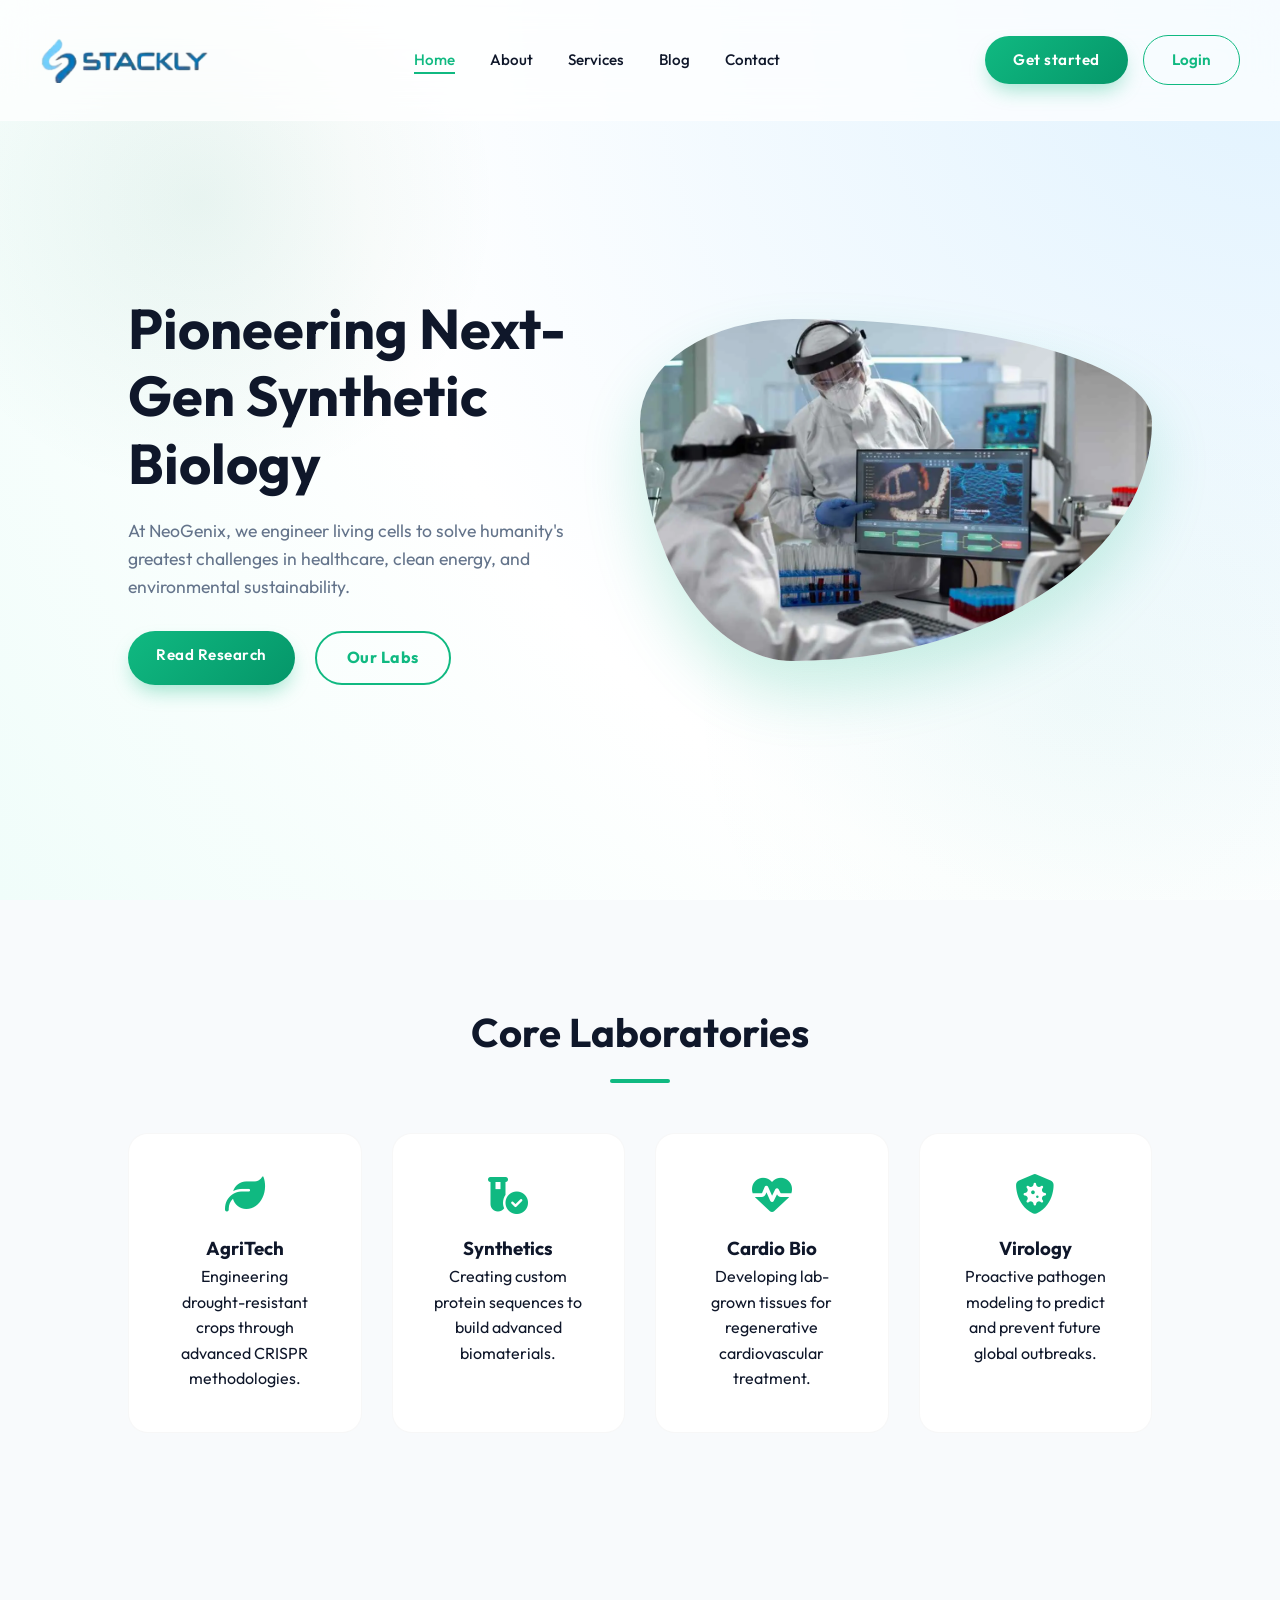
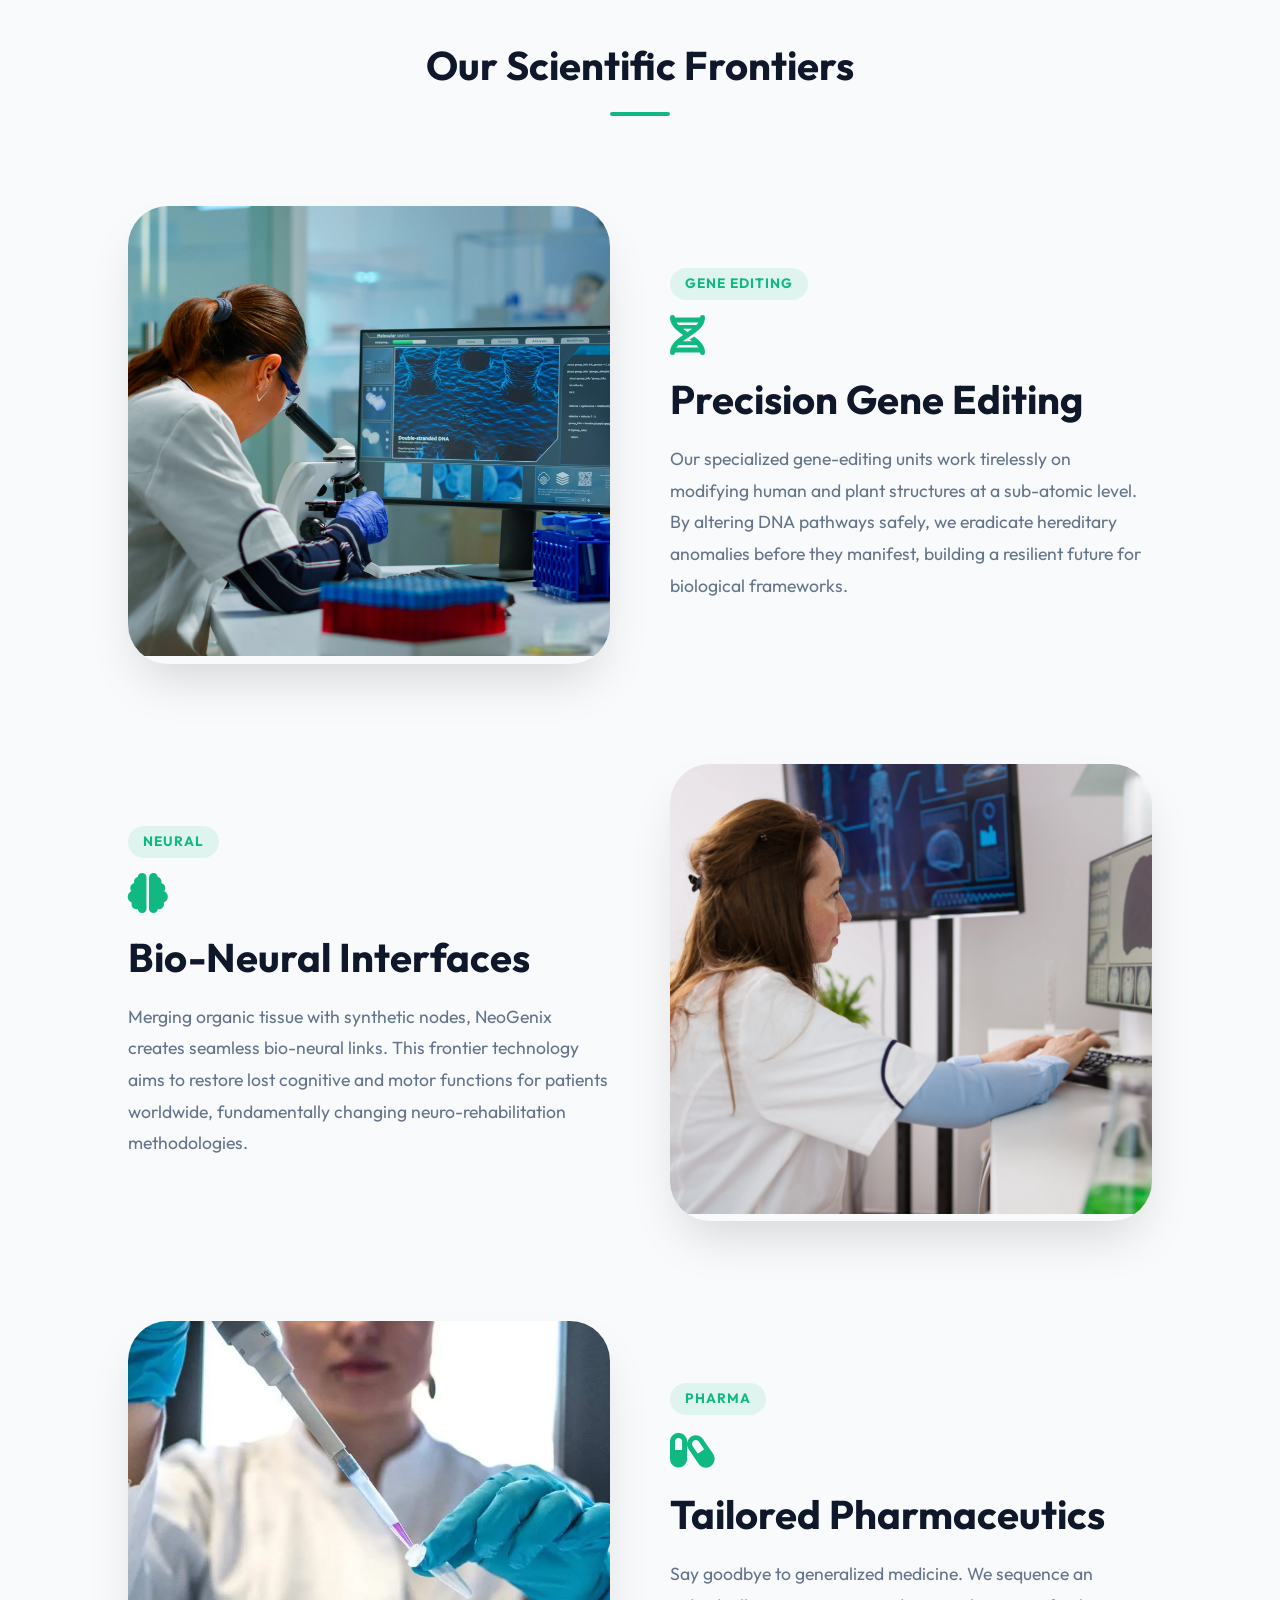
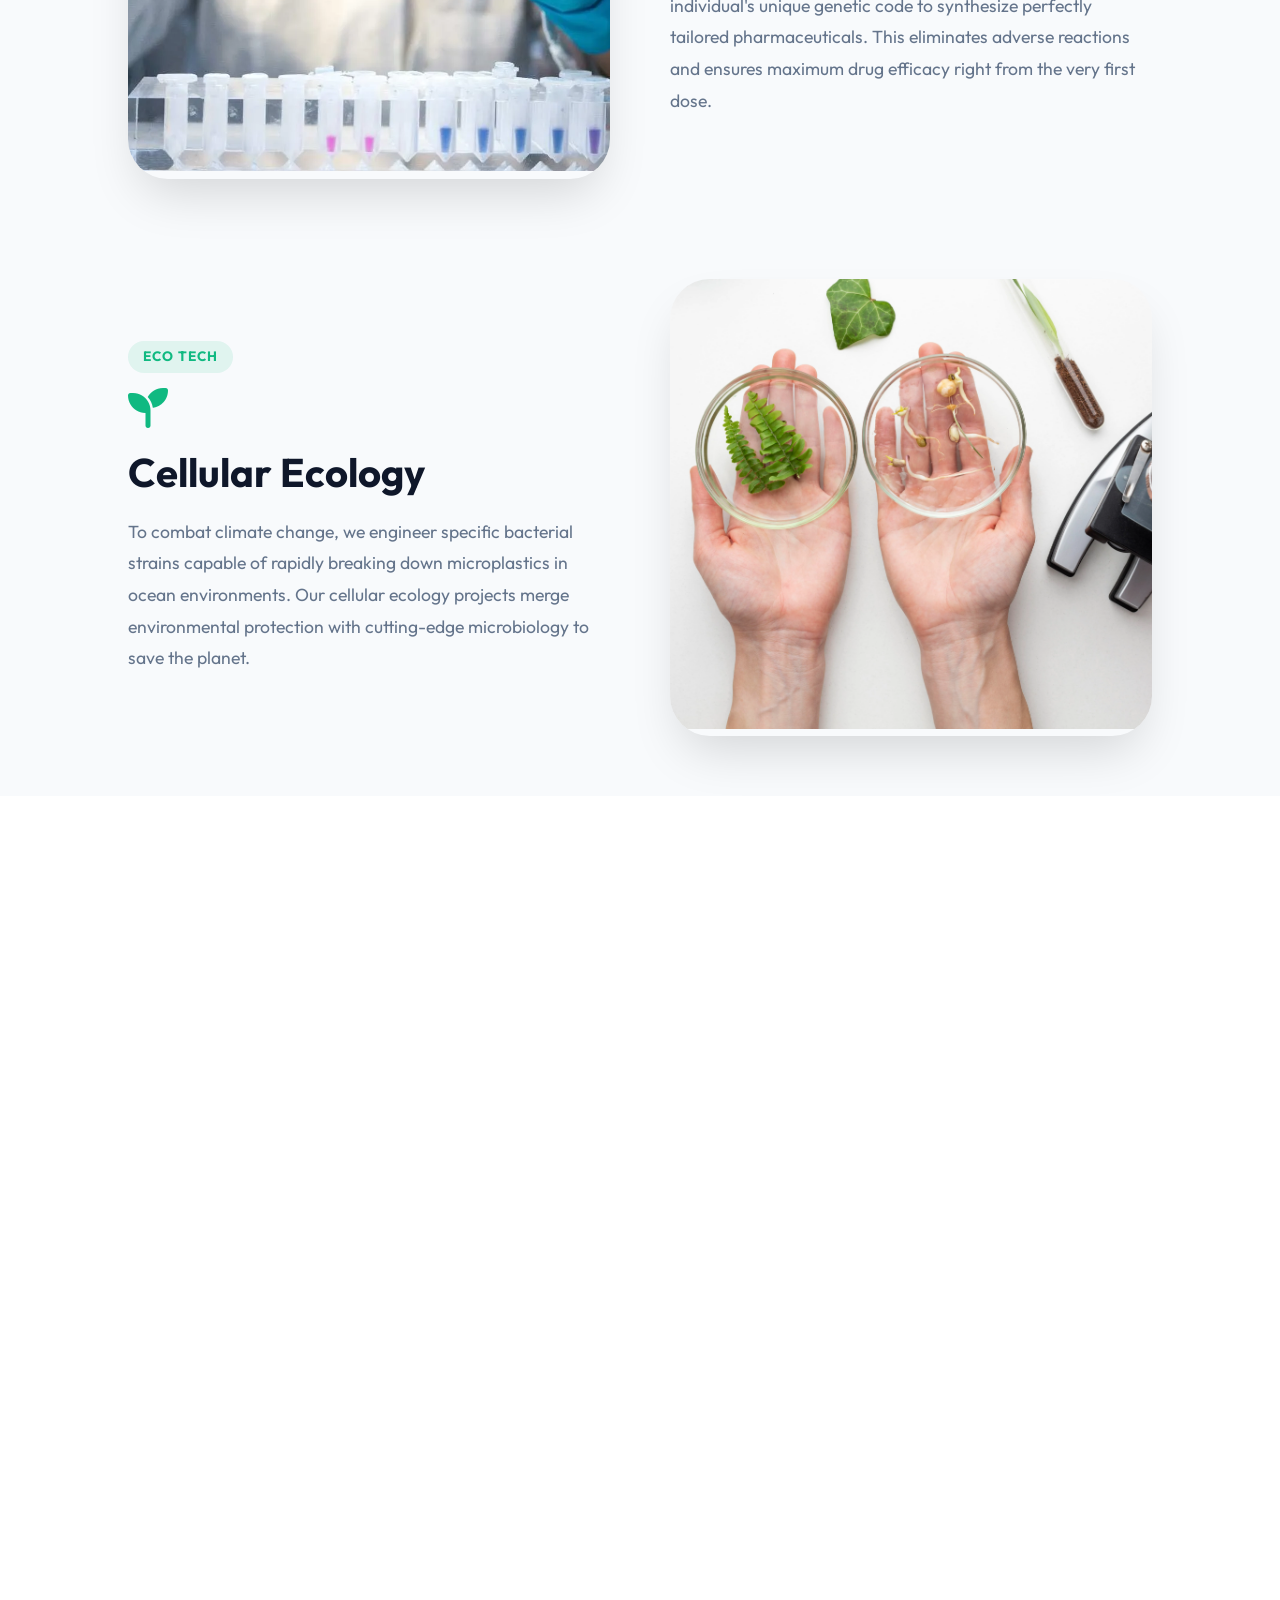
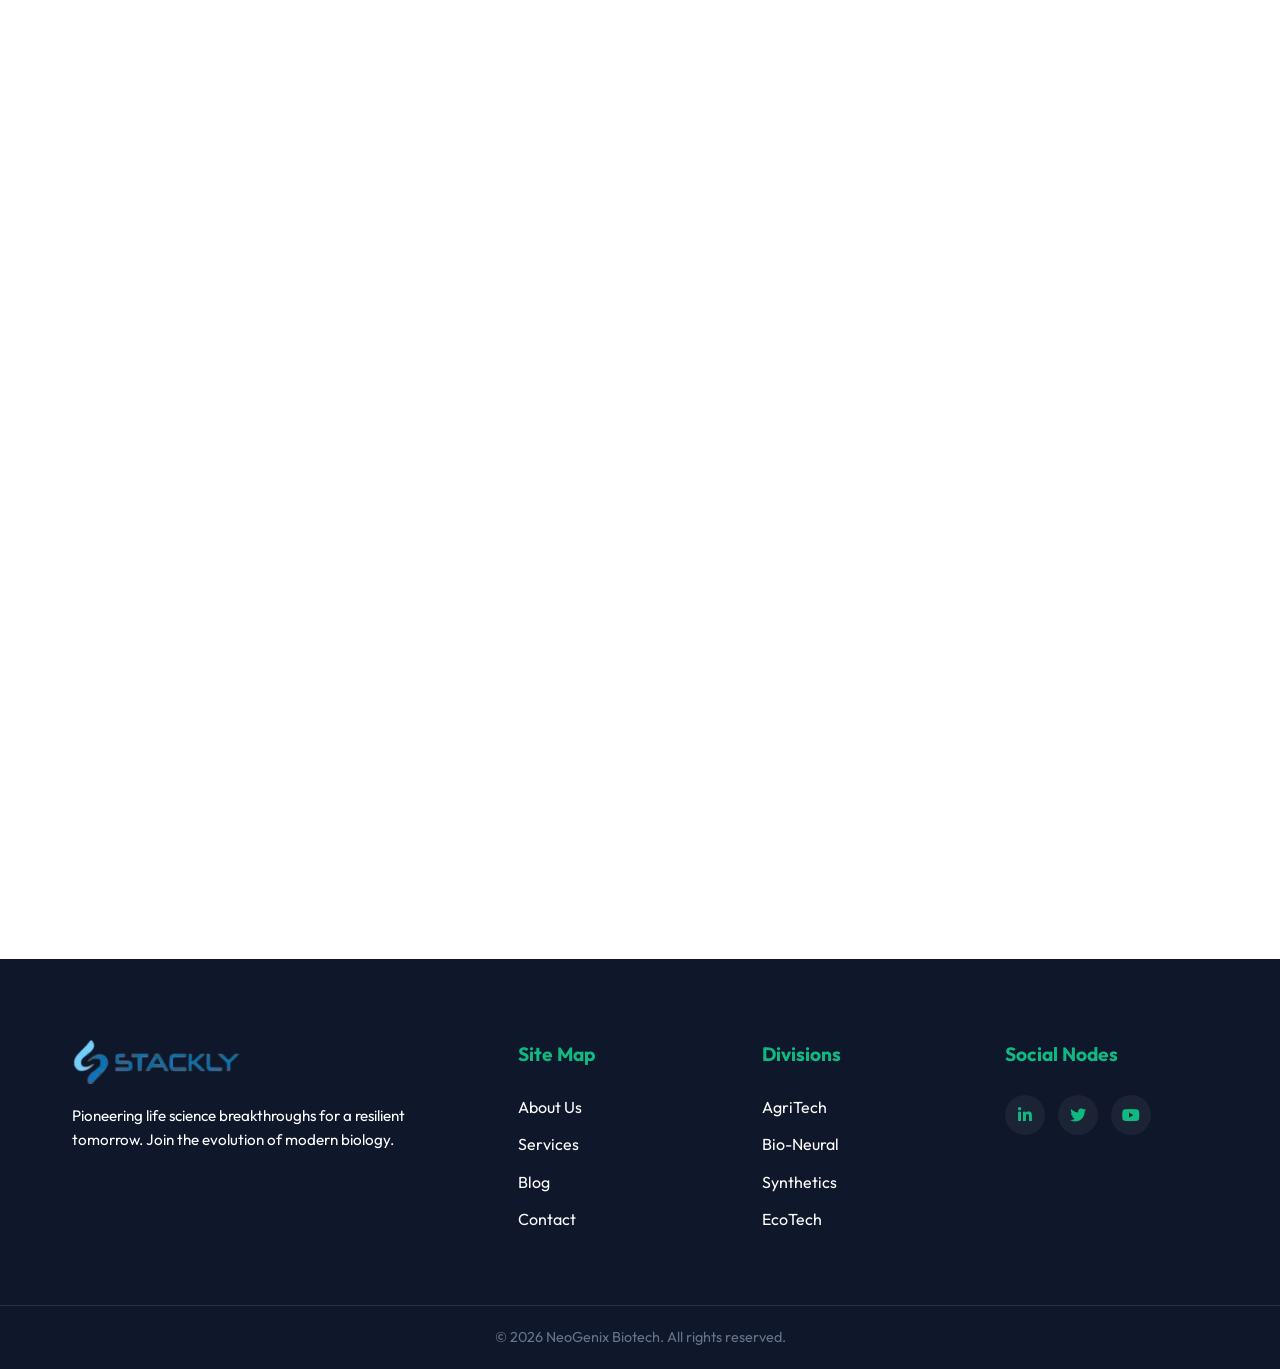
<file: index.html>
<!DOCTYPE html>
<html lang="en">

<head>
    <meta charset="UTF-8">
    <meta name="viewport" content="width=device-width, initial-scale=1.0">

    <title>stackly</title>

    <link rel="stylesheet" href="style.css">

    <link rel="stylesheet" href="https://cdnjs.cloudflare.com/ajax/libs/font-awesome/6.5.0/css/all.min.css">

    <link href="https://fonts.googleapis.com/css2?family=Poppins:wght@300;400;500;600;700&display=swap"
        rel="stylesheet">

    <link rel="stylesheet" href="global-navbar.css">
</head>

<body>
    <header class="navbar">

        <div class="nav-container">

            <!-- LOGO -->
            <div class="logo">
                <a href="index.html">
                    <img src="assets/logo.webp" alt="" class="logo-img">
                </a>
            </div>

            <!-- NAV -->
            <nav>
                <ul class="nav-menu" id="navMenu">
                    <li><a href="index.html" class="active">Home</a></li>
                    <li><a href="about.html">About</a></li>
                    <li><a href="services.html">Services</a></li>
                    <li><a href="blog.html">Blog</a></li>
                    <li><a href="contact.html">Contact</a></li>

                    <li class="mobile-login">
                        <div style="display:flex; flex-direction:column; gap:10px; width:100%;">
                            <a href="login.html#signup" class="btn-primary">Get started</a>
                            <a href="login.html" class="btn-primary"
                                style="background:transparent; border:1px solid var(--primary); color:var(--primary);">Login</a>
                        </div>
                    </li>
                </ul>
            </nav>

            <div class="nav-actions desktop-login" style="display:flex; gap:15px; align-items:center;">
                <a href="login.html#signup" class="btn-primary">Get started</a>
                <a href="login.html" class="btn-secondary">Login</a>
            </div>


            <div class="nav-toggle" id="navToggle">
                <span></span>
                <span></span>
                <span></span>
            </div>

        </div>

    </header>


    <!-- NAVBAR -->



    <!-- HERO SECTION -->

    <section class="hero">

        <div class="hero-content">

            <h1>Pioneering Next-Gen Synthetic Biology</h1>

            <p>
                At NeoGenix, we engineer living cells to solve humanity's greatest challenges in healthcare, clean
                energy, and environmental sustainability.
            </p>

            <div class="hero-buttons">

                <a href="blog.html" class="btn-primary">Read Research</a>

                <a href="services.html" class="btn-outline">Our Labs</a>

            </div>

        </div>

        <div class="hero-image">

            <img src="assets/lab6.webp" alt="synthetic biology lab">

        </div>

    </section>

    <!-- RESEARCH AREAS -->

    <section class="research">

        <h2 class="section-title">Core Laboratories</h2>

        <div class="research-grid">

            <div class="research-card">
                <i class="fa-solid fa-leaf"></i>
                <h3>AgriTech</h3>
                <p>Engineering drought-resistant crops through advanced CRISPR methodologies.</p>
            </div>

            <div class="research-card">
                <i class="fa-solid fa-vial-circle-check"></i>
                <h3>Synthetics</h3>
                <p>Creating custom protein sequences to build advanced biomaterials.</p>
            </div>

            <div class="research-card">
                <i class="fa-solid fa-heart-pulse"></i>
                <h3>Cardio Bio</h3>
                <p>Developing lab-grown tissues for regenerative cardiovascular treatment.</p>
            </div>

            <div class="research-card">
                <i class="fa-solid fa-shield-virus"></i>
                <h3>Virology</h3>
                <p>Proactive pathogen modeling to predict and prevent future global outbreaks.</p>
            </div>

        </div>

    </section>

    <!-- SERVICES -->


    <section class="biotech-research">
        <h2 class="section-title">Our Scientific Frontiers</h2>
        <div class="biotech-container">

            <div class="biotech-card">
                <div class="biotech-img-wrapper">
                    <img src="assets/Precision.webp" alt="Gene editing">
                </div>
                <div class="biotech-info">
                    <span class="biotech-tag">Gene Editing</span>
                    <i class="fa-solid fa-dna"></i>
                    <h3>Precision Gene Editing</h3>
                    <p>
                        Our specialized gene-editing units work tirelessly on modifying human and plant structures at a
                        sub-atomic level. By altering DNA pathways safely, we eradicate hereditary anomalies before they
                        manifest, building a resilient future for biological frameworks.
                    </p>
                </div>
            </div>

            <div class="biotech-card">
                <div class="biotech-img-wrapper">
                    <img src="assets/Bio-Neural.webp" alt="Neural Networking">
                </div>
                <div class="biotech-info">
                    <span class="biotech-tag">Neural</span>
                    <i class="fa-solid fa-brain"></i>
                    <h3>Bio-Neural Interfaces</h3>
                    <p>
                        Merging organic tissue with synthetic nodes, NeoGenix creates seamless bio-neural links. This
                        frontier technology aims to restore lost cognitive and motor functions for patients worldwide,
                        fundamentally changing neuro-rehabilitation methodologies.
                    </p>
                </div>
            </div>

            <div class="biotech-card">
                <div class="biotech-img-wrapper">
                    <img src="assets/test-tubes2.webp" alt="Pharma">
                </div>
                <div class="biotech-info">
                    <span class="biotech-tag">Pharma</span>
                    <i class="fa-solid fa-capsules"></i>
                    <h3>Tailored Pharmaceutics</h3>
                    <p>
                        Say goodbye to generalized medicine. We sequence an individual's unique genetic code to
                        synthesize perfectly tailored pharmaceuticals. This eliminates adverse reactions and ensures
                        maximum drug efficacy right from the very first dose.
                    </p>
                </div>
            </div>

            <div class="biotech-card">
                <div class="biotech-img-wrapper">
                    <img src="assets/Cellular.webp" alt="Eco Tech">
                </div>
                <div class="biotech-info">
                    <span class="biotech-tag">Eco Tech</span>
                    <i class="fa-solid fa-seedling"></i>
                    <h3>Cellular Ecology</h3>
                    <p>
                        To combat climate change, we engineer specific bacterial strains capable of rapidly breaking
                        down microplastics in ocean environments. Our cellular ecology projects merge environmental
                        protection with cutting-edge microbiology to save the planet.
                    </p>
                </div>
            </div>

        </div>
    </section>



    <!-- STATS -->

    <section class="stats">

        <div class="stats-grid">

            <div>
                <h2>400+</h2>
                <p>Patents Secured</p>
            </div>

            <div>
                <h2>120+</h2>
                <p>Bio-Engineers</p>
            </div>

            <div>
                <h2>50+</h2>
                <p>Nations Reached</p>
            </div>

            <div>
                <h2>3M+</h2>
                <p>Samples Synthesized</p>
            </div>

        </div>

    </section>

    <!-- BLOG -->

    <section class="blog">

        <h2 class="section-title">NeoGenix Bulletins</h2>

        <div class="blog-grid">

            <div class="blog-card">

                <img src="assets/Quantum.webp">

                <h3>Quantum Computing in RNA Folding</h3>

                <p>How we are leveraging next-gen tech to predict secondary RNA structures in seconds.</p>

                <a href="404.html">Read Report</a>

            </div>

            <div class="blog-card">

                <img src="assets/microscope-dna.webp">

                <h3>Beyond Silicon: Biological Processors</h3>

                <p>A deep dive into our working prototype of a processor built entirely from living neurons.</p>

                <a href="404.html">Read Report</a>

            </div>

        </div>

    </section>

    <section class="biotech-testimonials">
        <div class="container">
            <h2 class="section-title">Endorsed by Visionaries</h2>

            <div class="biotech-testimonial-grid">
                <div class="biotech-testimonial-card biotech-reveal">
                    <div class="quote-icon"><i class="fa-solid fa-quote-left"></i></div>
                    <p class="testimonial-text">
                        "NeoGenix's approach to synthetic biology is nothing short of revolutionary. Their bio-neural
                        interface restored mobility to our test subjects with a 99.8% compatibility rate. Astounding
                        work."
                    </p>
                    <div class="testimonial-author">
                        <img src="assets/img_team.webp" alt="Dr. Alistair Vance">
                        <div class="author-info">
                            <h4>Dr. Alistair Vance</h4>
                            <span>Head of Neurology, Horizon Med</span>
                        </div>
                    </div>
                </div>

                <div class="biotech-testimonial-card biotech-reveal">
                    <div class="quote-icon"><i class="fa-solid fa-quote-left"></i></div>
                    <p class="testimonial-text">
                        "We partnered with NeoGenix to deploy their plastic-eating bacteria. Within three months,
                        localized plastic toxicity in our coastal waters dropped by 45%. A true planetary savior."
                    </p>
                    <div class="testimonial-author">
                        <img src="assets/uifaces-popular-avatar (3).webp" alt="Elena Rostova">
                        <div class="author-info">
                            <h4>Elena Rostova</h4>
                            <span>Director, Ocean Conservancy Alliance</span>
                        </div>
                    </div>
                </div>
            </div>
        </div>
    </section>
    <!-- CALL TO ACTION -->



    <!-- FOOTER -->

    <footer class="footer">
        <div class="footer-container">
            <div class="footer-col">
                <a href="index.html" style="display: block; margin-bottom: 20px;">
                    <img src="assets/logo.webp" alt="" class="logo-img">
                    <style>
                        .logo-img {
                            height: 45px;
                            /* adjust if needed */
                            width: auto;
                            display: block;
                        }
                    </style>
                </a>
                <p class="footer-desc">
                    Pioneering life science breakthroughs for a resilient tomorrow. Join the evolution of modern
                    biology.
                </p>
            </div>

            <div class="footer-col">
                <h4>Site Map</h4>
                <ul>

                    <li><a href="about.html">About Us</a></li>
                    <li><a href="services.html">Services</a></li>
                    <li><a href="blog.html">Blog</a></li>
                    <li><a href="contact.html">Contact</a></li>
                </ul>
            </div>

            <div class="footer-col">
                <h4>Divisions</h4>
                <ul>
                    <li><a href="404.html">AgriTech</a></li>
                    <li><a href="404.html">Bio-Neural</a></li>
                    <li><a href="404.html">Synthetics</a></li>
                    <li><a href="404.html">EcoTech</a></li>
                </ul>
            </div>

            <div class="footer-col">
                <h4>Social Nodes</h4>
                <div class="social-links">
                    <a href="404.html"><i class="fab fa-linkedin-in"></i></a>
                    <a href="404.html"><i class="fab fa-twitter"></i></a>
                    <a href="404.html"><i class="fab fa-youtube"></i></a>

                </div>

            </div>
        </div>
        <div class="footer-bottom">
            <p>&copy; 2026 NeoGenix Biotech. All rights reserved.</p>
        </div>
    </footer>

    <script src="script.js"></script>
</body>

</html>
</file>
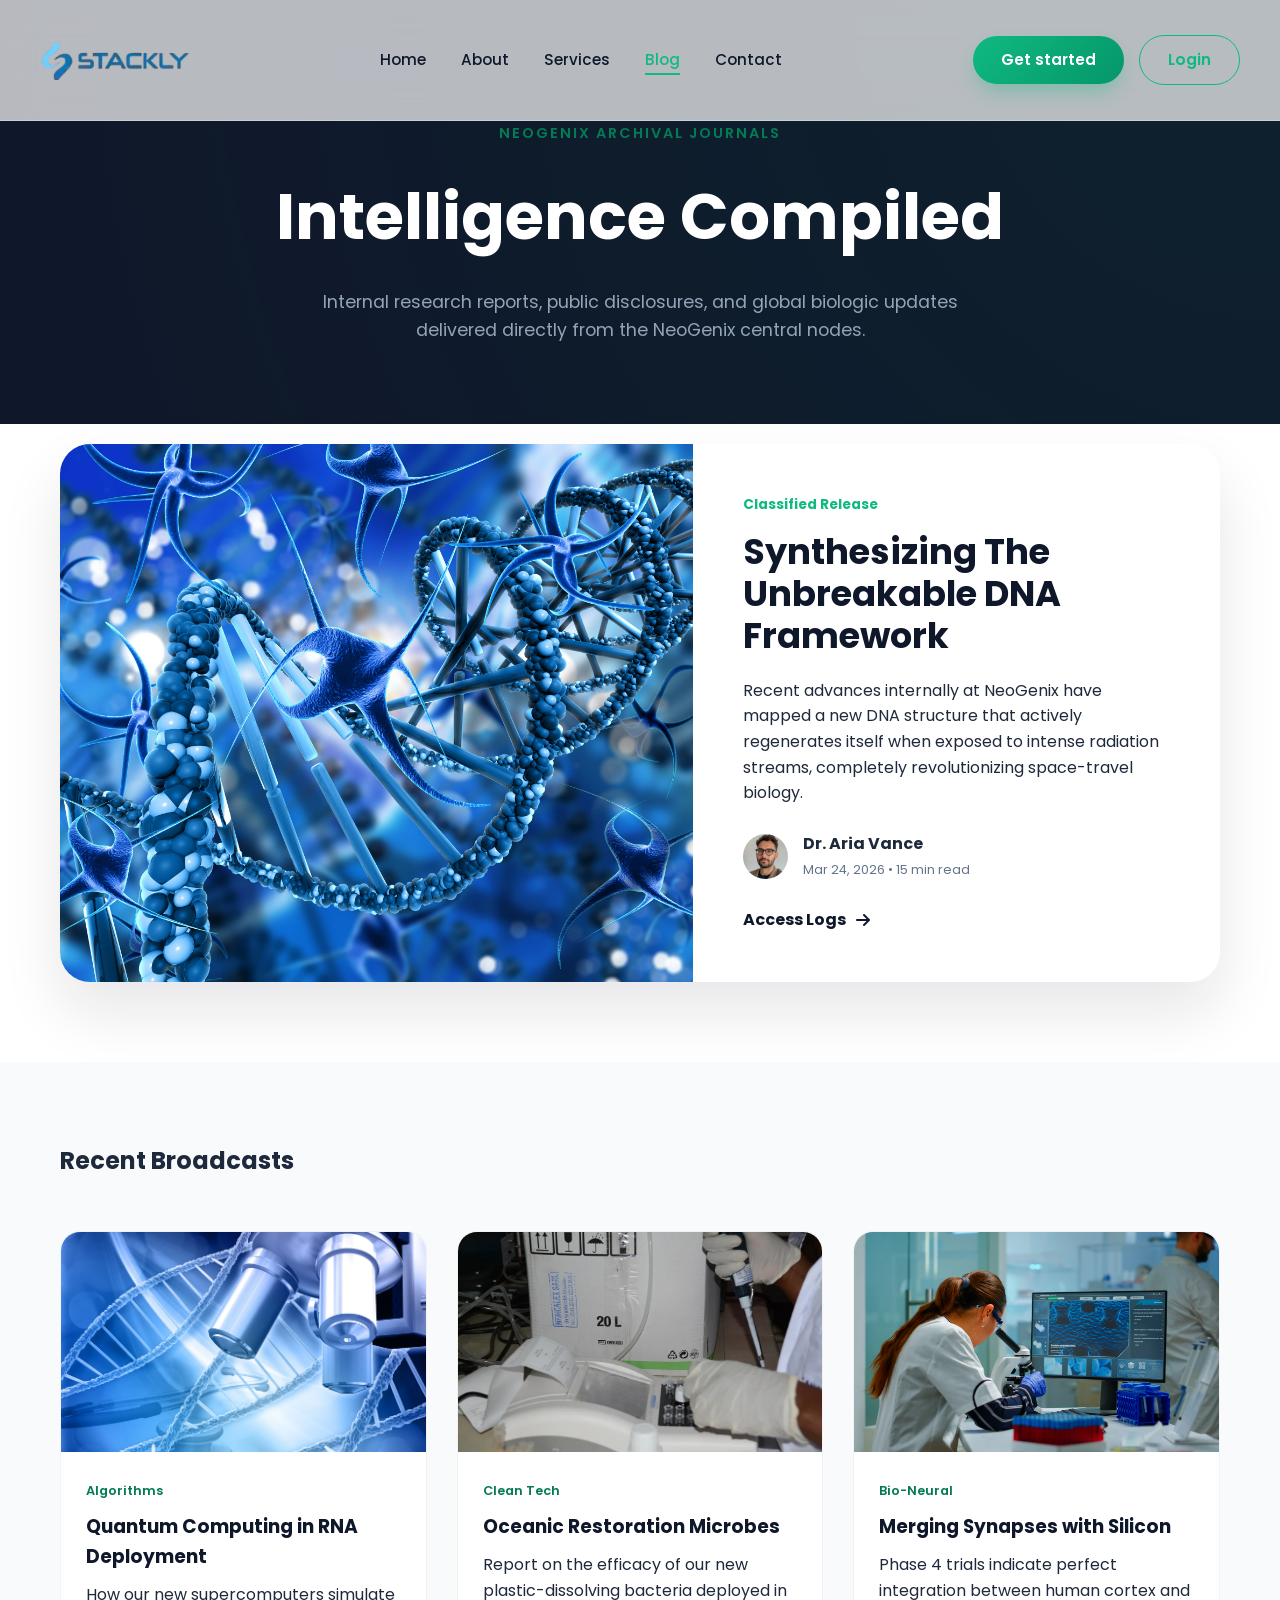
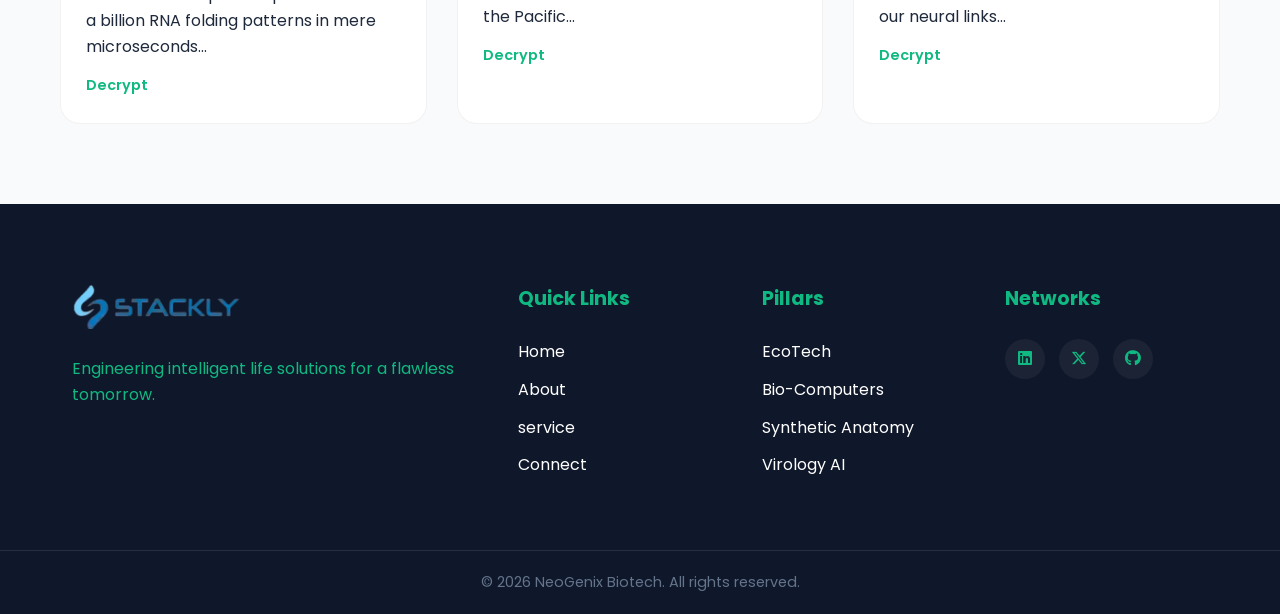
<file: blog.html>
<!DOCTYPE html>
<html lang="en">

<head>
    <meta charset="UTF-8">
    <meta name="viewport" content="width=device-width, initial-scale=1.0">
    <title>stackly</title>
    <link rel="stylesheet" href="blog.css">
    <link rel="stylesheet" href="https://cdnjs.cloudflare.com/ajax/libs/font-awesome/6.5.0/css/all.min.css">
    <link
        href="https://fonts.googleapis.com/css2?family=Outfit:wght@300;400;500;600;700;800&family=Poppins:wght@300;400;500;600;700&display=swap"
        rel="stylesheet">
    <link rel="stylesheet" href="global-navbar.css">
</head>

<body>
    <header class="navbar">

        <div class="nav-container">

            <!-- LOGO -->
            <div class="logo">
                <a href="index.html">
                    <img src="assets/logo.webp" alt="" class="logo-img">
                </a>
            </div>

            <!-- NAV -->
            <nav>
                <ul class="nav-menu" id="navMenu">
                    <li><a href="index.html" class="active">Home</a></li>
                    <li><a href="about.html">About</a></li>
                    <li><a href="services.html">Services</a></li>
                    <li><a href="blog.html">Blog</a></li>
                    <li><a href="contact.html">Contact</a></li>

                <li class="mobile-login">
                    <div style="display:flex; flex-direction:column; gap:10px; width:100%;">
                        <a href="login.html#signup" class="btn-primary">Get started</a>
                        <a href="login.html" class="btn-primary" style="background:transparent; border:1px solid var(--primary); color:var(--primary);">Login</a>
                    </div>
                </li>
            </ul>
        </nav>

        <div class="nav-actions desktop-login" style="display:flex; gap:15px; align-items:center;">
            <a href="login.html#signup" class="btn-primary">Get started</a>
            <a href="login.html" class="btn-secondary">Login</a>
        </div>


            <div class="nav-toggle" id="navToggle">
                <span></span>
                <span></span>
                <span></span>
            </div>

        </div>

    </header>




    <section class="blog-hero">
        <div class="container">
            <span class="tagline">NeoGenix Archival Journals</span>
            <h1>Intelligence <span class="gradient-text">Compiled</span></h1>
            <p>Internal research reports, public disclosures, and global biologic updates delivered directly from the
                NeoGenix central nodes.</p>
        </div>
    </section>

    <section class="featured-section">
        <div class="container">
            <div class="featured-card reveal">
                <div class="featured-img reveal-left">
                    <img src="assets/Quantum.webp" alt="CRISPR Update">
                </div>
                <div class="featured-content reveal-right">
                    <span class="category">Classified Release</span>
                    <h2>Synthesizing The Unbreakable DNA Framework</h2>
                    <p>Recent advances internally at NeoGenix have mapped a new DNA structure that actively regenerates
                        itself when exposed to intense radiation streams, completely revolutionizing space-travel
                        biology.</p>
                    <div class="author">
                        <img src="assets/uifaces-popular-avatar (6).webp" alt="Author">
                        <div>
                            <strong>Dr. Aria Vance</strong><br>
                            <span style="font-size: 0.8rem; color: var(--muted)">Mar 24, 2026 • 15 min read</span>
                        </div>
                    </div>
                    <a href="404.html" class="read-btn">Access Logs <i class="fa-solid fa-arrow-right"></i></a>
                </div>
            </div>
        </div>
    </section>

    <section class="blog-grid-section">
        <div class="container">
            <div class="grid-header reveal">
                <h2>Recent Broadcasts</h2>
            </div>
            <div class="article-grid">
                <article class="post-card reveal">
                    <div class="post-thumb">
                        <img src="assets/microscope-dna.webp" alt="AI Logic">
                    </div>
                    <div class="post-data">
                        <span class="post-cat">Algorithms</span>
                        <h3>Quantum Computing in RNA Deployment</h3>
                        <p>How our new supercomputers simulate a billion RNA folding patterns in mere microseconds...
                        </p>
                        <a href="404.html" class="post-link">Decrypt</a>
                    </div>
                </article>
                <article class="post-card reveal">
                    <div class="post-thumb">
                        <img src="assets/img_lab.webp" alt="Lab Work">
                    </div>
                    <div class="post-data">
                        <span class="post-cat">Clean Tech</span>
                        <h3>Oceanic Restoration Microbes</h3>
                        <p>Report on the efficacy of our new plastic-dissolving bacteria deployed in the Pacific...</p>
                        <a href="404.html" class="post-link">Decrypt</a>
                    </div>
                </article>
                <article class="post-card reveal">
                    <div class="post-thumb">
                        <img src="assets/Precision.webp" alt="Neural Link">
                    </div>
                    <div class="post-data">
                        <span class="post-cat">Bio-Neural</span>
                        <h3>Merging Synapses with Silicon</h3>
                        <p>Phase 4 trials indicate perfect integration between human cortex and our neural links...</p>
                        <a href="404.html" class="post-link">Decrypt</a>
                    </div>
                </article>



            </div>
        </div>
    </section>

    <footer class="footer">
        <div class="footer-container">
            <div class="footer-col">
                <a href="index.html" style="display: block; margin-bottom: 20px;">
                    <img src="assets/logo.webp" alt="" style="height: 45px; width: auto;">
                </a>
                Engineering intelligent life solutions for a flawless tomorrow.
                </p>
            </div>

            <div class="footer-col">
                <h4>Quick Links</h4>
                <ul>
                    <li><a href="index.html">Home</a></li>
                    <li><a href="about.html">About</a></li>
                    <li><a href="services.html">service</a></li>
                    <li><a href="contact.html">Connect</a></li>
                </ul>
            </div>

            <div class="footer-col">
                <h4>Pillars</h4>
                <ul>
                    <li><a href="404.html">EcoTech</a></li>
                    <li><a href="404.html">Bio-Computers</a></li>
                    <li><a href="404.html">Synthetic Anatomy</a></li>
                    <li><a href="404.html">Virology AI</a></li>
                </ul>
            </div>

            <div class="footer-col">
                <h4>Networks</h4>
                <div class="social-links">
                    <a href="404.html"><i class="fab fa-linkedin"></i></a>
                    <a href="404.html"><i class="fab fa-x-twitter"></i></a>
                    <a href="404.html"><i class="fab fa-github"></i></a>
                </div>
            </div>
        </div>
        <div class="footer-bottom">
            <p>&copy; 2026 NeoGenix Biotech. All rights reserved.</p>
        </div>
    </footer>

    <script src="script.js"></script>
    <script>
        const observerOptions = { threshold: 0.15 };
        const observer = new IntersectionObserver((entries) => {
            entries.forEach(entry => {
                if (entry.isIntersecting) {
                    entry.target.classList.add('active');
                }
            });
        }, observerOptions);

        document.querySelectorAll('.reveal, .reveal-left, .reveal-right').forEach(el => {
            observer.observe(el);
        });
    </script>
</body>

</html>
</file>
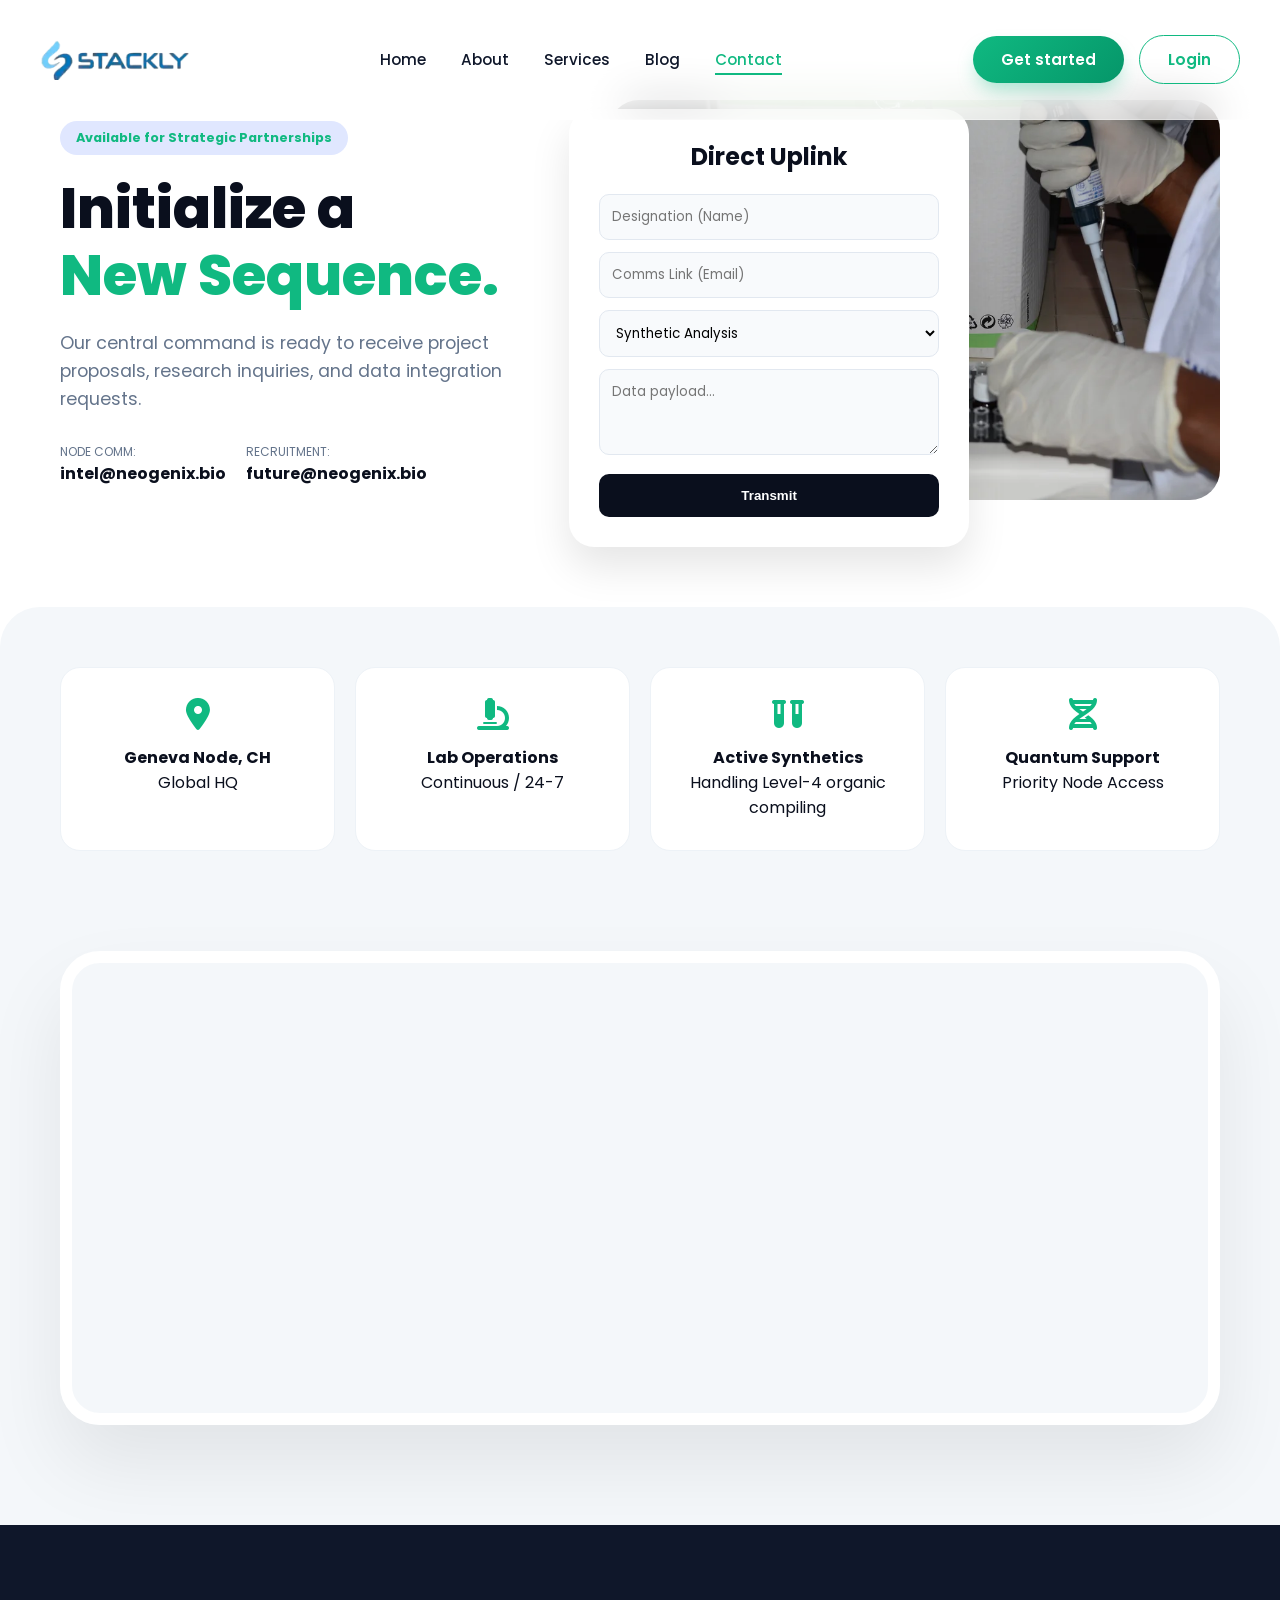
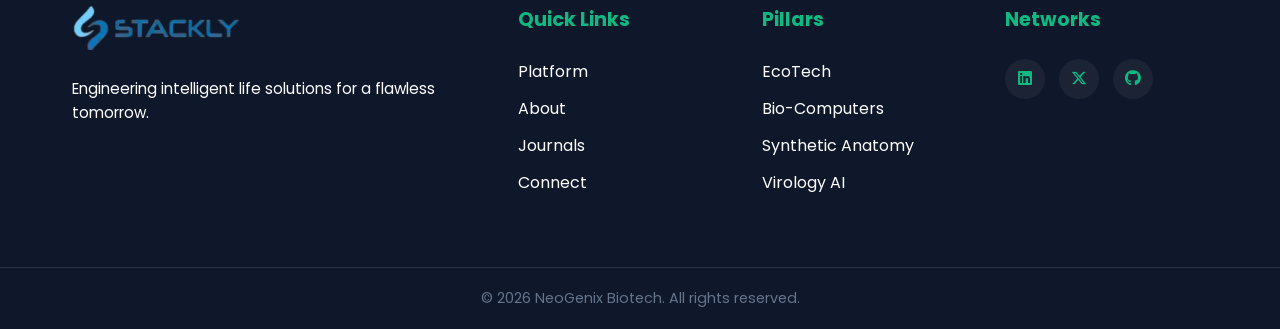
<file: contact.html>
<!DOCTYPE html>
<html lang="en">

<head>
    <meta charset="UTF-8">
    <meta name="viewport" content="width=device-width, initial-scale=1.0">
    <title>stackly</title>
    <link rel="stylesheet" href="https://cdnjs.cloudflare.com/ajax/libs/font-awesome/6.5.0/css/all.min.css">
    <link
        href="https://fonts.googleapis.com/css2?family=Outfit:wght@300;400;500;600;700;800&family=Poppins:wght@300;400;500;600;700&display=swap"
        rel="stylesheet">
    <link rel="stylesheet" href="contact.css">

    <link rel="stylesheet" href="global-navbar.css">
</head>

<body>
    <header class="navbar">

        <div class="nav-container">

            <!-- LOGO -->
            <div class="logo">
                <a href="index.html" style="text-decoration: none;">
                    <img src="assets/logo.webp" alt="" class="logo-img">
                </a>
            </div>
            <!-- NAV -->
            <nav>
                <ul class="nav-menu" id="navMenu">
                    <li><a href="index.html" class="active">Home</a></li>
                    <li><a href="about.html">About</a></li>
                    <li><a href="services.html">Services</a></li>
                    <li><a href="blog.html">Blog</a></li>
                    <li><a href="contact.html">Contact</a></li>

                <li class="mobile-login">
                    <div style="display:flex; flex-direction:column; gap:10px; width:100%;">
                        <a href="login.html#signup" class="btn-primary">Get started</a>
                        <a href="login.html" class="btn-primary" style="background:transparent; border:1px solid var(--primary); color:var(--primary);">Login</a>
                    </div>
                </li>
            </ul>
        </nav>

        <div class="nav-actions desktop-login" style="display:flex; gap:15px; align-items:center;">
            <a href="login.html#signup" class="btn-primary">Get started</a>
            <a href="login.html" class="btn-secondary">Login</a>
        </div>


            <div class="nav-toggle" id="navToggle">
                <span></span>
                <span></span>
                <span></span>
            </div>

        </div>

    </header>




    <main class="main-contact">
        <section class="contact-upper">
            <div class="container">
                <div class="split-layout">
                    <div class="content-side reveal">
                        <div class="status-pill">Available for Strategic Partnerships</div>
                        <h1 class="main-title">Initialize a <br><span>New Sequence.</span></h1>
                        <p class="desc">Our central command is ready to receive project proposals, research inquiries,
                            and data integration requests.</p>
                        <div class="quick-links">
                            <div class="q-box"><span>Node Comm:</span><strong>intel@neogenix.bio</strong></div>
                            <div class="q-box"><span>Recruitment:</span><strong>future@neogenix.bio</strong></div>
                        </div>
                    </div>

                    <div class="visual-side reveal">
                        <div class="image-wrapper">
                            <img src="assets/img_lab.webp" alt="NeoGenix Lab">
                            <div class="floating-contact-card">
                                <h3>Direct Uplink</h3>
                                <form id="premiumForm">
                                    <input type="text" placeholder="Designation (Name)" required>
                                    <input type="email" placeholder="Comms Link (Email)" required>
                                    <select>
                                        <option>Synthetic Analysis</option>
                                        <option>Virology Modeling</option>
                                    </select>
                                    <textarea placeholder="Data payload..." rows="3"></textarea>
                                    <button class="prime-btn">Transmit</button>
                                </form>
                            </div>
                        </div>
                    </div>
                </div>
            </div>
        </section>

        <section class="contact-lower reveal">
            <div class="container">
                <div class="details-grid">
                    <div class="detail-card"><i class="fa-solid fa-location-dot"></i>
                        <h4>Geneva Node, CH</h4>
                        <p>Global HQ</p>
                    </div>
                    <div class="detail-card"><i class="fa-solid fa-microscope"></i>
                        <h4>Lab Operations</h4>
                        <p>Continuous / 24-7</p>
                    </div>
                    <div class="detail-card">
                        <i class="fa-solid fa-vials"></i>
                        <h4>Active Synthetics</h4>
                        <p>Handling Level-4 organic compiling</p>
                    </div>
                    <div class="detail-card"><i class="fa-solid fa-dna"></i>
                        <h4>Quantum Support</h4>
                        <p>Priority Node Access</p>
                    </div>
                </div>
            </div>
        </section>
        <section class="premium-map-section reveal">
            <div class="container">
                <div class="map-wrapper">
                    <iframe src="https://www.google.com/maps?q=Geneva,+Switzerland&output=embed" width="100%"
                        height="450" style="border:0;" allowfullscreen="" loading="lazy"
                        referrerpolicy="no-referrer-when-downgrade">
                    </iframe>
                </div>
            </div>
        </section>
    </main>

    <footer class="footer">
        <div class="footer-container">
            <div class="footer-col">
                <a href="index.html" style="display: block; margin-bottom: 20px;">
                    <img src="assets/logo.webp" alt="" style="height: 45px; width: auto;">
                </a>
                <p class="footer-desc">
                    Engineering intelligent life solutions for a flawless tomorrow.
                </p>
            </div>

            <div class="footer-col">
                <h4>Quick Links</h4>
                <ul>
                    <li><a href="index.html">Platform</a></li>
                    <li><a href="about.html">About</a></li>
                    <li><a href="blog.html">Journals</a></li>
                    <li><a href="contact.html">Connect</a></li>
                </ul>
            </div>

            <div class="footer-col">
                <h4>Pillars</h4>
                <ul>
                    <li><a href="404.html">EcoTech</a></li>
                    <li><a href="404.html">Bio-Computers</a></li>
                    <li><a href="404.html">Synthetic Anatomy</a></li>
                    <li><a href="404.html">Virology AI</a></li>
                </ul>
            </div>

            <div class="footer-col">
                <h4>Networks</h4>
                <div class="social-links">
                    <a href="404.html"><i class="fab fa-linkedin"></i></a>
                    <a href="404.html"><i class="fab fa-x-twitter"></i></a>
                    <a href="404.html"><i class="fab fa-github"></i></a>
                </div>
            </div>
        </div>
        <div class="footer-bottom">
            <p>&copy; 2026 NeoGenix Biotech. All rights reserved.</p>
        </div>
    </footer>

    <script src="script.js"></script>
    <script>
        const observer = new IntersectionObserver((entries) => {
            entries.forEach(entry => {
                if (entry.isIntersecting) entry.target.classList.add('active');
            });
        }, { threshold: 0.1 });

        document.querySelectorAll('.reveal').forEach(el => observer.observe(el));
    </script>
</body>

</html>
</file>
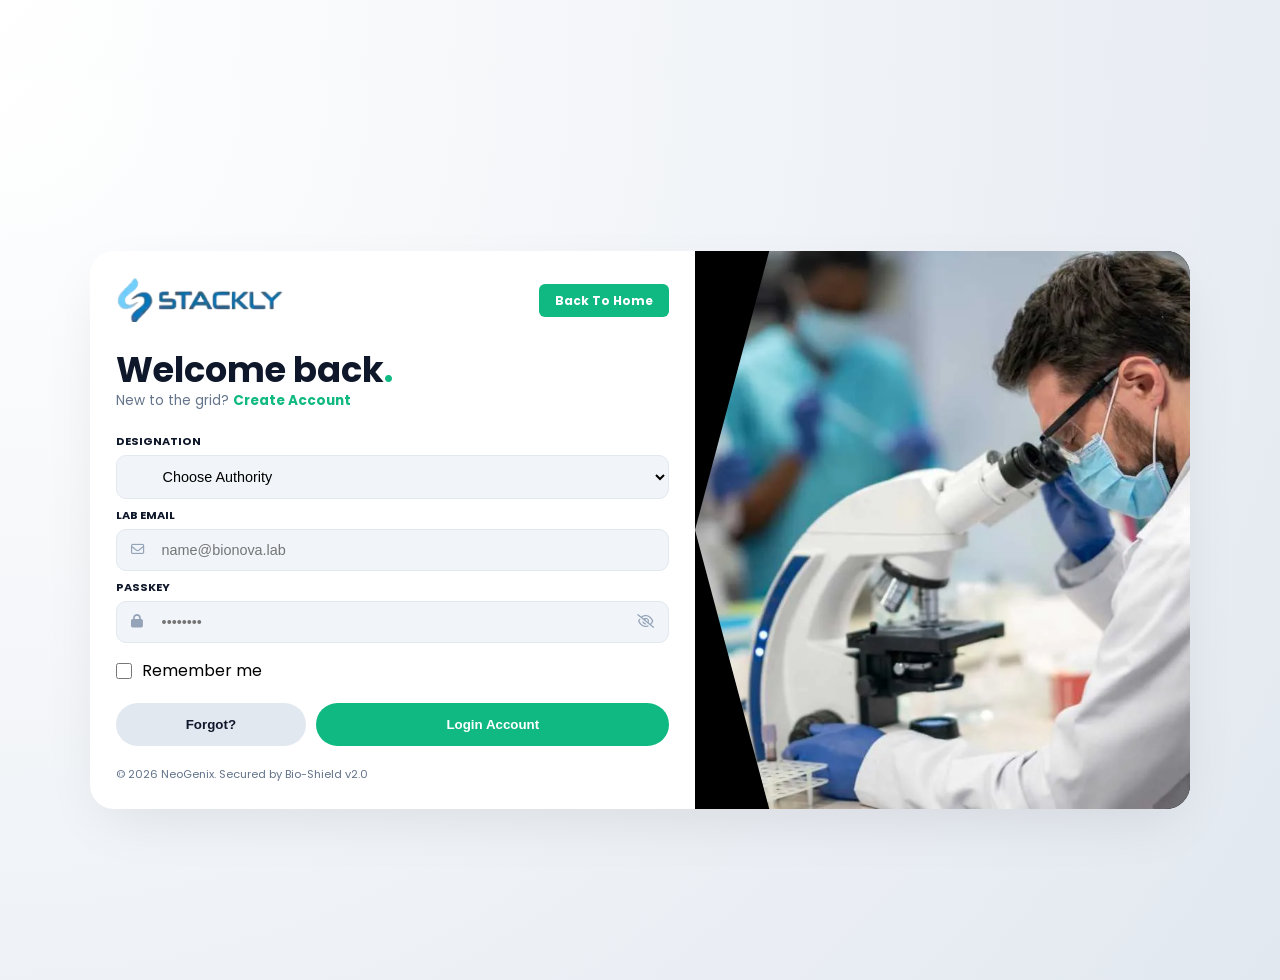
<file: login.html>
<!DOCTYPE html>
<html lang="en">

<head>
    <meta charset="UTF-8">
    <meta name="viewport" content="width=device-width, initial-scale=1.0">
    <title>Stackly</title>
    <link rel="stylesheet" href="login.css">
    <link rel="stylesheet" href="https://cdnjs.cloudflare.com/ajax/libs/font-awesome/6.5.0/css/all.min.css">
    <link href="https://fonts.googleapis.com/css2?family=Poppins:wght@300;400;500;600;700&display=swap"
        rel="stylesheet">
    <style>
        /* --- EXACT FIX FOR THE EYE ICON --- */
        /* --- THE ULTIMATE OVERLAY FIX --- */
        /* --- CSS FIX FOR ICON ALIGNMENT --- */
        .input-wrapper {
            position: relative !important;
            width: 100% !important;
            display: block !important;
            /* Forces input and icons to layer */
        }

        .input-wrapper input {
            width: 100% !important;
            padding-left: 45px !important;
            /* Space for Lock Icon */
            padding-right: 45px !important;
            /* Space for Eye Icon */
            box-sizing: border-box !important;
        }

        /* Lock Icon (Left Side) */
        .input-wrapper i.fa-lock {
            position: absolute !important;
            left: 15px !important;
            top: 50% !important;
            transform: translateY(-50%) !important;
            color: #94a3b8;
            z-index: 10;
        }

        /* Eye Icon (Right Side Corner) */
        #togglePassword {
            position: absolute !important;
            right: 15px !important;
            /* Forces it to the right corner */
            left: auto !important;
            /* Prevents it from sticking to the left */
            top: 50% !important;
            transform: translateY(-50%) !important;
            color: #94a3b8;
            cursor: pointer !important;
            z-index: 10;
        }

        #togglePassword:hover {
            color: #0ea5e9;
        }

        /* Remember Me Styles */
        .remember-group {
            display: flex;
            align-items: center;
            gap: 10px;
            margin: 15px 0;
        }

        .remember-group input {
            width: 16px;
            height: 16px;
            accent-color: #0ea5e9;
        }
    </style>
    <link rel="stylesheet" href="global-navbar.css">
</head>

<body>



    <main class="app-viewport">
        <div class="auth-card">
            <div class="card-grid">
                <div class="card-left">
                    <header class="card-header">
                        <div class="logo">
                            <a href="index.html">
                                <img src="assets/logo.webp" alt="Logo">
                            </a>
                        </div>
                        <nav class="header-nav">
                            <a href="index.html" class="home-link">Back To Home</a>
                        </nav>
                    </header>

                    <div class="auth-body">
                        <div class="welcome-text">
                            <h1 id="authTitle">Welcome back<span>.</span></h1>
                            <p class="toggle-text">
                                <span id="toggleMsg">New to the grid?</span>
                                <a href="#" id="toggleAuth">Create Account</a>
                            </p>
                        </div>

                        <form id="authForm" class="compact-form">
                            <div class="field-group" id="nameField" style="display: none;">
                                <label>Full Name</label>
                                <div class="input-wrapper">
                                    <i class="fa-regular fa-user"
                                        style="position: absolute; left: 15px; top: 50%; transform: translateY(-50%); color: #94a3b8;"></i>
                                    <input type="text" id="fullname" placeholder="Enter your name"
                                        style="padding-left: 45px;">
                                </div>
                            </div>

                            <div class="field-group">
                                <label>Designation</label>
                                <div class="select-box">
                                    <select id="userRole" required>
                                        <option value="" disabled selected>Choose Authority</option>
                                        <option value="admin">Administrator</option>
                                        <option value="patient">Patient</option>
                                    </select>
                                </div>
                            </div>

                            <div class="field-group">
                                <label>Lab Email</label>
                                <div class="input-wrapper">
                                    <i class="fa-regular fa-envelope"
                                        style="position: absolute; left: 15px; top: 50%; transform: translateY(-50%); color: #94a3b8;"></i>
                                    <input type="email" id="email" placeholder="name@bionova.lab" required
                                        style="padding-left: 45px;">
                                </div>
                            </div>

                            <div class="field-group">
                                <label>Passkey</label>
                                <div class="input-wrapper">
                                    <i class="fa-solid fa-lock"
                                        style="position: absolute; left: 15px; top: 50%; transform: translateY(-50%); color: #94a3b8;"></i>
                                    <input type="password" id="password" placeholder="••••••••" required
                                        style="padding-left: 45px;">
                                    <i class="fa-regular fa-eye-slash" id="togglePassword"></i>
                                </div>
                            </div>

                            <div class="remember-group">
                                <input type="checkbox" id="rememberMe">
                                <label for="rememberMe">Remember me</label>
                            </div>

                            <div class="form-actions">
                                <button type="button" class="alt-btn"
                                    onclick="window.location.href='404.html'">Forgot?</button>
                                <button type="submit" class="prime-btn" id="submitBtn">
                                    <span>Login Account</span>
                                </button>
                            </div>
                        </form>
                    </div>

                    <footer class="card-footer">
                        <p>© 2026 NeoGenix. Secured by Bio-Shield v2.0</p>
                    </footer>
                </div>

                <div class="card-right">
                    <div class="wave-image"></div>
                </div>
            </div>
        </div>
    </main>

    <script>
        const toggleBtn = document.getElementById('toggleAuth');
        const nameField = document.getElementById('nameField');
        const authTitle = document.getElementById('authTitle');
        const submitBtn = document.getElementById('submitBtn');
        const toggleMsg = document.getElementById('toggleMsg');
        const authForm = document.getElementById('authForm');
        const togglePassword = document.getElementById('togglePassword');
        const passwordInput = document.getElementById('password');

        let isLogin = true;

        toggleBtn.addEventListener('click', (e) => {
            e.preventDefault();
            isLogin = !isLogin;
            if (isLogin) {
                authTitle.innerHTML = "Welcome back<span>.</span>";
                nameField.style.display = "none";
                submitBtn.querySelector('span').innerText = "Login Account";
                toggleMsg.innerText = "New to the grid?";
                toggleBtn.innerText = "Create Account";
            } else {
                authTitle.innerHTML = "Create account<span>.</span>";
                nameField.style.display = "block";
                submitBtn.querySelector('span').innerText = "Register Now";
                toggleMsg.innerText = "Already a member?";
                toggleBtn.innerText = "Log In";
            }
        });

        togglePassword.addEventListener('click', function () {
            const type = passwordInput.getAttribute('type') === 'password' ? 'text' : 'password';
            passwordInput.setAttribute('type', type);
            this.classList.toggle('fa-eye');
            this.classList.toggle('fa-eye-slash');
        });

        authForm.addEventListener('submit', (e) => {
            e.preventDefault();
            login();
        });

        function login() {
            const name = document.getElementById("fullname")?.value || "User";
            const email = document.getElementById("email").value;
            const role = document.getElementById("userRole").value;
            const rememberMe = document.getElementById("rememberMe").checked;

            localStorage.setItem("userName", name);
            localStorage.setItem("userEmail", email);
            localStorage.setItem("userRole", role);
            localStorage.setItem("rememberMe", rememberMe);

            if (role === "admin") {
                window.location.href = "admin-dashboard.html";
            } else if (role === "patient") {
                window.location.href = "user-dashboard.html";
            } else {
                alert("Please select a role");
            }
        }

        // --- HASH-BASED NAVIGATION ---
        function checkHash() {
            const hash = window.location.hash;
            if (hash === '#signup' || hash === '#register') {
                if (isLogin) {
                    toggleBtn.click();
                }
            } else if (hash === '#login') {
                if (!isLogin) {
                    toggleBtn.click();
                }
            }
        }

        window.addEventListener('load', checkHash);
        window.addEventListener('hashchange', checkHash);
    </script>
    <script src="script.js"></script>
</body>

</html>
</file>
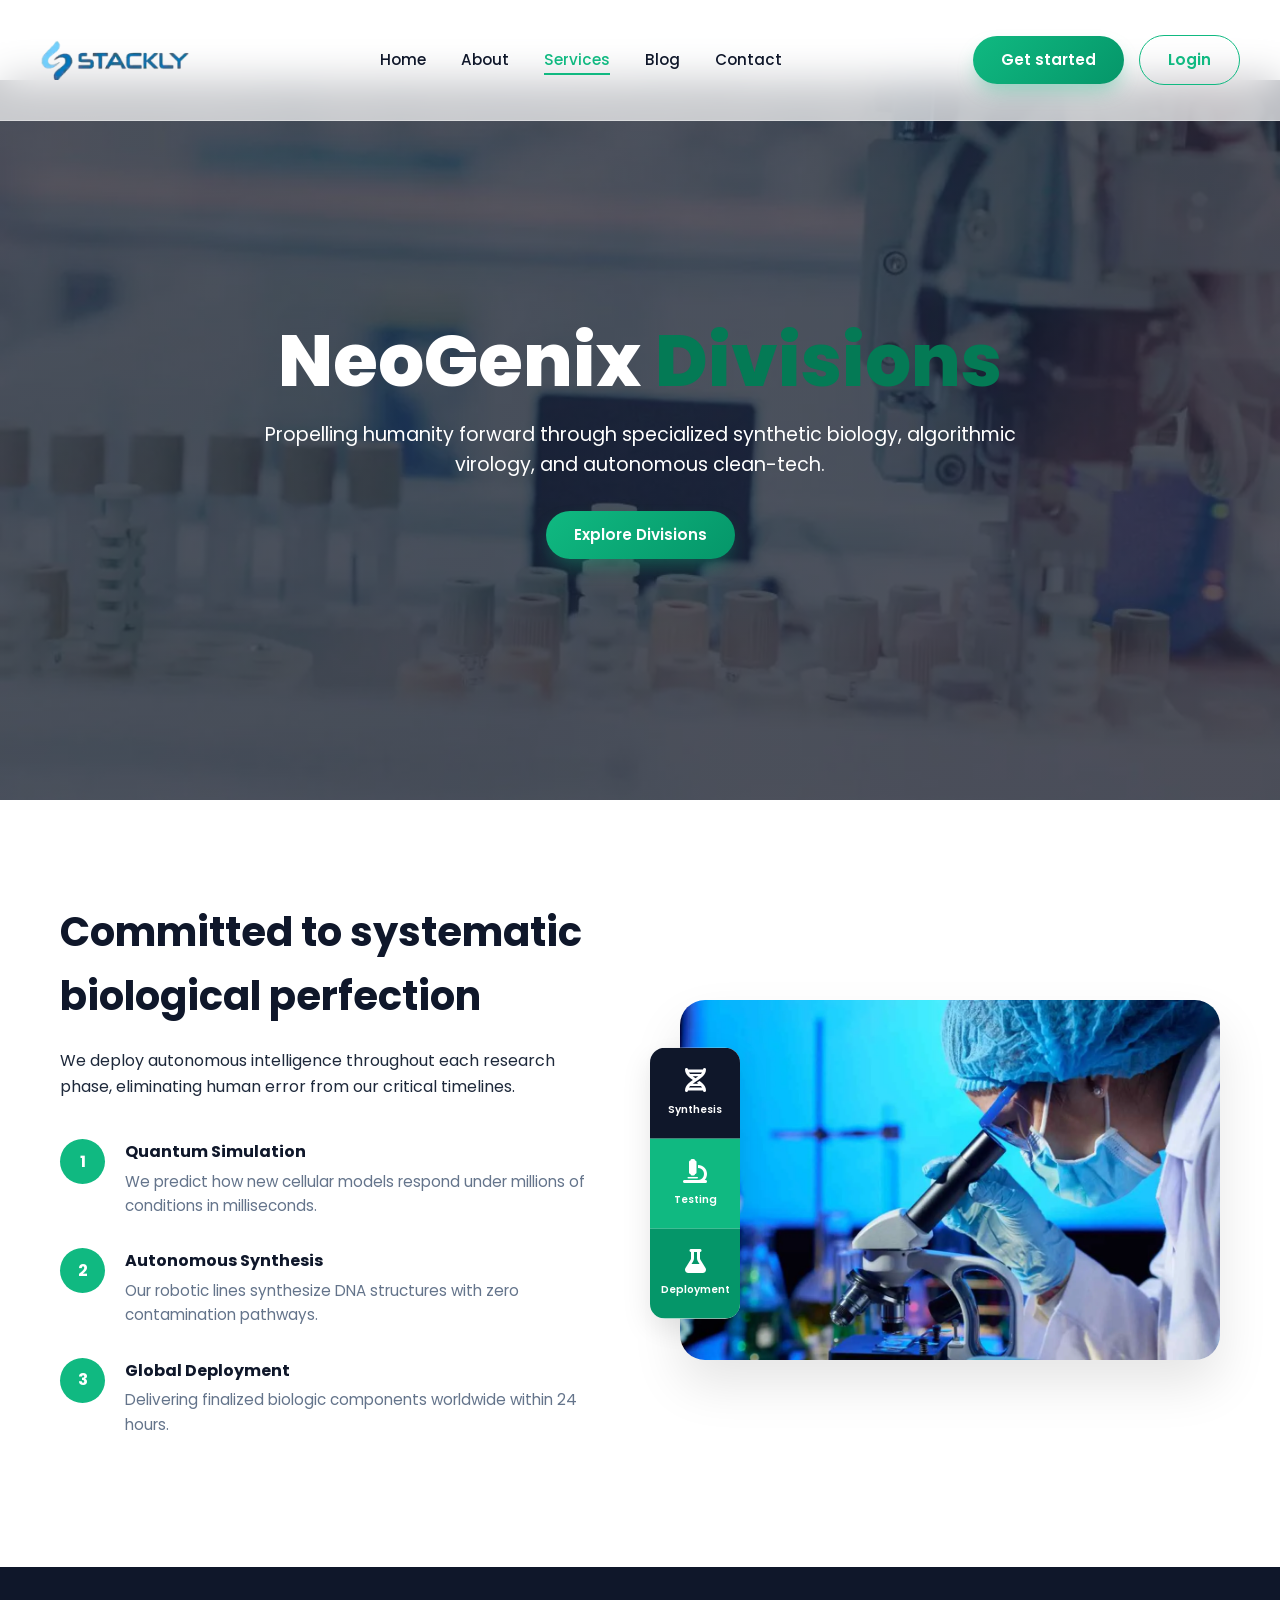
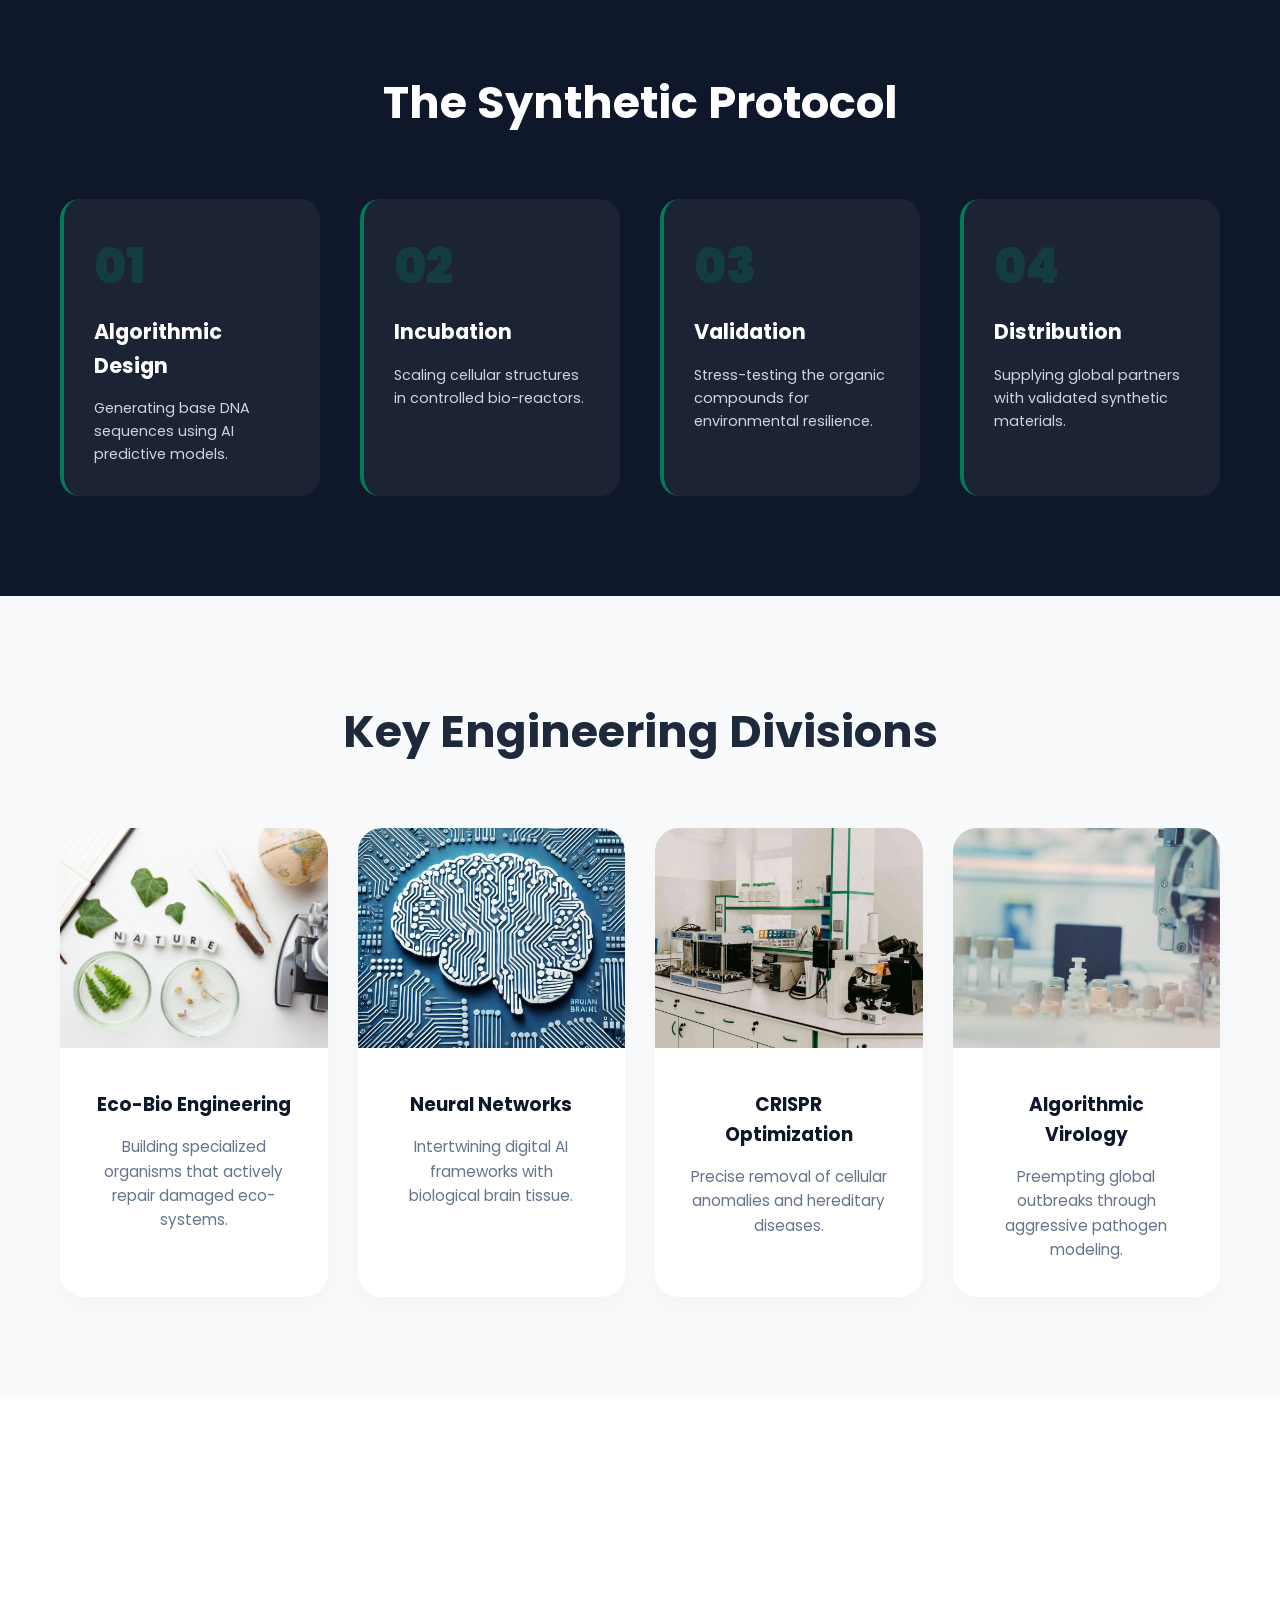
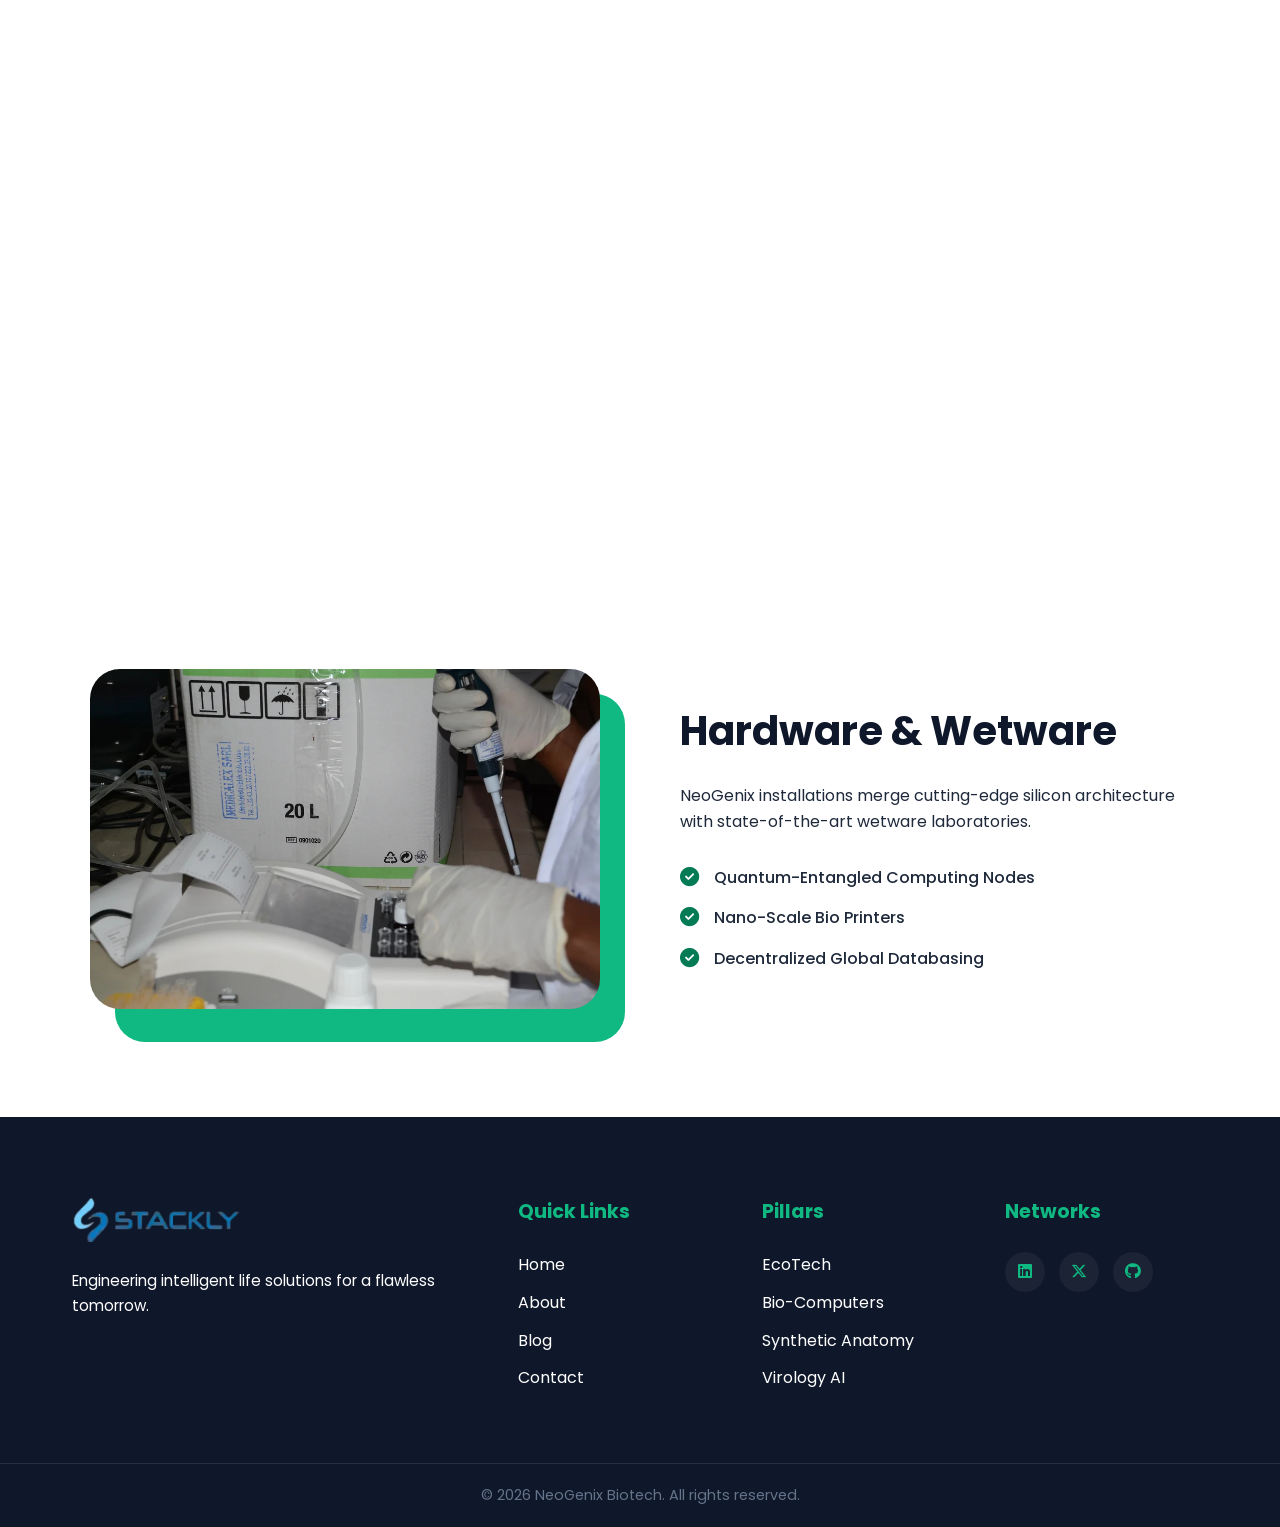
<file: services.html>
<!DOCTYPE html>
<html lang="en">

<head>
    <meta charset="UTF-8">
    <meta name="viewport" content="width=device-width, initial-scale=1.0">
    <title>stackly</title>
    <link rel="stylesheet" href="services.css">
    <link rel="stylesheet" href="https://cdnjs.cloudflare.com/ajax/libs/font-awesome/6.5.0/css/all.min.css">
    <link
        href="https://fonts.googleapis.com/css2?family=Outfit:wght@300;400;500;600;700;800&family=Poppins:wght@300;400;500;600;700&display=swap"
        rel="stylesheet">
    <link rel="stylesheet" href="global-navbar.css">
</head>

<body>
    <header class="navbar">

        <div class="nav-container">

            <!-- LOGO -->
            <div class="logo">
                <a href="index.html">
                    <img src="assets/logo.webp" alt="" class="logo-img">
                </a>
            </div>

            <!-- NAV -->
            <nav>
                <ul class="nav-menu" id="navMenu">
                    <li><a href="index.html" class="active">Home</a></li>
                    <li><a href="about.html">About</a></li>
                    <li><a href="services.html">Services</a></li>
                    <li><a href="blog.html">Blog</a></li>
                    <li><a href="contact.html">Contact</a></li>

                <li class="mobile-login">
                    <div style="display:flex; flex-direction:column; gap:10px; width:100%;">
                        <a href="login.html#signup" class="btn-primary">Get started</a>
                        <a href="login.html" class="btn-primary" style="background:transparent; border:1px solid var(--primary); color:var(--primary);">Login</a>
                    </div>
                </li>
            </ul>
        </nav>

        <div class="nav-actions desktop-login" style="display:flex; gap:15px; align-items:center;">
            <a href="login.html#signup" class="btn-primary">Get started</a>
            <a href="login.html" class="btn-secondary">Login</a>
        </div>


            <div class="nav-toggle" id="navToggle">
                <span></span>
                <span></span>
                <span></span>
            </div>

        </div>

    </header>




    <section class="services-hero">
        <div class="hero-overlay">
            <div class="hero-content">
                <h1 class="fade-up">NeoGenix <span class="highlight">Divisions</span></h1>
                <p class="fade-up">Propelling humanity forward through specialized synthetic biology, algorithmic
                    virology, and autonomous clean-tech.</p>
                <a href="#core" class="btn-primary fade-up">Explore Divisions</a>
            </div>
        </div>
    </section>

    <section class="section-features reveal">
        <div class="container grid-2">
            <div class="features-text reveal-left">
                <h2>Committed to systematic biological perfection</h2>
                <p>We deploy autonomous intelligence throughout each research phase, eliminating human error from our
                    critical timelines.</p>
                <div class="numbered-list">
                    <div class="n-item">
                        <div class="number">1</div>
                        <div class="n-content">
                            <h4>Quantum Simulation</h4>
                            <p>We predict how new cellular models respond under millions of conditions in milliseconds.
                            </p>
                        </div>
                    </div>
                    <div class="n-item">
                        <div class="number">2</div>
                        <div class="n-content">
                            <h4>Autonomous Synthesis</h4>
                            <p>Our robotic lines synthesize DNA structures with zero contamination pathways.</p>
                        </div>
                    </div>
                    <div class="n-item">
                        <div class="number">3</div>
                        <div class="n-content">
                            <h4>Global Deployment</h4>
                            <p>Delivering finalized biologic components worldwide within 24 hours.</p>
                        </div>
                    </div>
                </div>
            </div>
            <div class="features-visual reveal-right">
                <div class="vertical-sidebar">
                    <div class="v-icon-box navy"><i class="fa-solid fa-dna"></i><span>Synthesis</span></div>
                    <div class="v-icon-box green"><i class="fa-solid fa-microscope"></i><span>Testing</span></div>
                    <div class="v-icon-box green-alt"><i class="fa-solid fa-flask"></i><span>Deployment</span></div>
                </div>
                <img src="assets/lab8.webp" alt="NeoGenix Engineer">
            </div>
        </div>
    </section>

    <section class="research-process reveal">
        <div class="container">
            <h2 class="section-title">The Synthetic Protocol</h2>
            <div class="process-grid">
                <div class="step reveal-up">
                    <span class="step-num">01</span>
                    <h4>Algorithmic Design</h4>
                    <p>Generating base DNA sequences using AI predictive models.</p>
                </div>
                <div class="step reveal-up">
                    <span class="step-num">02</span>
                    <h4>Incubation</h4>
                    <p>Scaling cellular structures in controlled bio-reactors.</p>
                </div>
                <div class="step reveal-up">
                    <span class="step-num">03</span>
                    <h4>Validation</h4>
                    <p>Stress-testing the organic compounds for environmental resilience.</p>
                </div>
                <div class="step reveal-up">
                    <span class="step-num">04</span>
                    <h4>Distribution</h4>
                    <p>Supplying global partners with validated synthetic materials.</p>
                </div>
            </div>
        </div>
    </section>

    <section class="core-services" id="core">
        <div class="container">
            <h2 class="section-title reveal-up">Key Engineering Divisions</h2>
            <div class="services-grid">
                <div class="service-card reveal-up">
                    <div class="card-img"><img src="assets/service eco bio.webp" alt="AgriTech"></div>
                    <div class="card-content">

                        <h3>Eco-Bio Engineering</h3>
                        <p>Building specialized organisms that actively repair damaged eco-systems.</p>
                    </div>
                </div>
                <div class="service-card reveal-up">
                    <div class="card-img"><img src="assets/img_future.webp" alt="Neural"></div>
                    <div class="card-content">

                        <h3>Neural Networks</h3>
                        <p>Intertwining digital AI frameworks with biological brain tissue.</p>
                    </div>
                </div>
                <div class="service-card reveal-up">
                    <div class="card-img"><img src="assets/lab4.webp" alt="Gene"></div>
                    <div class="card-content">

                        <h3>CRISPR Optimization</h3>
                        <p>Precise removal of cellular anomalies and hereditary diseases.</p>
                    </div>
                </div>
                <div class="service-card reveal-up">
                    <div class="card-img"><img src="assets/banner.webp" alt="Virology"></div>
                    <div class="card-content">

                        <h3>Algorithmic Virology</h3>
                        <p>Preempting global outbreaks through aggressive pathogen modeling.</p>
                    </div>
                </div>
            </div>
        </div>
    </section>

    <section class="section-why-us reveal">
        <div class="container navy-card">
            <div class="grid-why">
                <div class="why-left reveal-left">
                    <span class="tag-outline">The NeoGenix Advantage</span>
                    <h2>Redefining reliability in synthetic biology</h2>
                    <p>We discard outdated analog testing in favor of high-speed deterministic modeling.</p>
                    <button class="btn-green">Connect Division <i
                            class="fa-solid fa-arrow-up-right-from-square"></i></button>
                </div>
                <div class="why-center reveal-up">
                    <img src="assets/img_team.webp" alt="Bio Team">
                </div>
                <div class="why-right reveal-right">
                    <div class="why-item">
                        <div class="icon-sq"><i class="fa-solid fa-robot"></i></div>
                        <div>
                            <h4>Automated Labs</h4>
                            <p>Zero contamination manufacturing processes.</p>
                        </div>
                    </div>
                    <div class="why-item">
                        <div class="icon-sq"><i class="fa-solid fa-bolt"></i></div>
                        <div>
                            <h4>Rapid Prototyping</h4>
                            <p>We compile usable RNA structures within hours.</p>
                        </div>
                    </div>
                </div>
            </div>
        </div>
    </section>

    <section class="tech-showcase reveal">
        <div class="tech-container">
            <div class="tech-image reveal-left">
                <img src="assets/img_lab.webp" alt="Clean Room">
                <div class="image-accent"></div>
            </div>
            <div class="tech-info reveal-right">
                <h2 class="title-left">Hardware & Wetware</h2>
                <p>NeoGenix installations merge cutting-edge silicon architecture with state-of-the-art wetware
                    laboratories.</p>
                <ul class="tech-list">
                    <li><i class="fa-solid fa-check-circle"></i> Quantum-Entangled Computing Nodes</li>
                    <li><i class="fa-solid fa-check-circle"></i> Nano-Scale Bio Printers</li>
                    <li><i class="fa-solid fa-check-circle"></i> Decentralized Global Databasing</li>
                </ul>
            </div>
        </div>
    </section>

    <footer class="footer">
        <div class="footer-container">
            <div class="footer-col">
                <a href="index.html" style="display: block; margin-bottom: 20px;">
                    <img src="assets/logo.webp" alt="NeoGenix Logo" style="height: 45px; width: auto;">
                </a>
                <p class="footer-desc">
                    Engineering intelligent life solutions for a flawless tomorrow.
                </p>
            </div>

            <div class="footer-col">
                <h4>Quick Links</h4>
                <ul>
                    <li><a href="index.html">Home</a></li>
                    <li><a href="about.html">About</a></li>
                    <li><a href="blog.html">Blog</a></li>
                    <li><a href="contact.html">Contact</a></li>
                </ul>
            </div>

            <div class="footer-col">
                <h4>Pillars</h4>
                <ul>
                    <li><a href="404.html">EcoTech</a></li>
                    <li><a href="404.html">Bio-Computers</a></li>
                    <li><a href="404.html">Synthetic Anatomy</a></li>
                    <li><a href="404.html">Virology AI</a></li>
                </ul>
            </div>

            <div class="footer-col">
                <h4>Networks</h4>
                <div class="social-links">
                    <a href="404.html"><i class="fab fa-linkedin"></i></a>
                    <a href="404.html"><i class="fab fa-x-twitter"></i></a>
                    <a href="404.html"><i class="fab fa-github"></i></a>
                </div>
            </div>
        </div>
        <div class="footer-bottom">
            <p>&copy; 2026 NeoGenix Biotech. All rights reserved.</p>
        </div>
    </footer>

    <script src="script.js"></script>
    <script>
        const observer = new IntersectionObserver((entries) => {
            entries.forEach(entry => {
                if (entry.isIntersecting) entry.target.classList.add('active');
            });
        }, { threshold: 0.1 });

        document.querySelectorAll('.reveal-up, .reveal-left, .reveal-right').forEach(el => observer.observe(el));
    </script>
</body>

</html>
</file>
<file: style.css>
@import url('https://fonts.googleapis.com/css2?family=Outfit:wght@300;400;500;600;700;800&display=swap');

/* --- THEME VARIABLES --- */
:root {
    --primary: #10b981;
    /* Electric Blue */
    --primary-gradient: linear-gradient(135deg, #10b981 0%, #047a55 100%);
    --primary-dark: #059669;
    --secondary: #0f172a;
    /* Deep Slate Navy */
    --secondary-gradient: linear-gradient(135deg, #0f172a 0%, #1e293b 100%);
    --accent: #047a55;
    /* Biotech Teal */
    --bg-light: #f8fafc;
    --text-main: #0f172a;
    --text-muted: #64748b;
    --white: #ffffff;
    --glass: rgba(255, 255, 255, 0.6);
    --glass-border: rgba(255, 255, 255, 0.3);
    --shadow: 0 20px 40px -10px rgba(16, 185, 129, 0.15);
    --shadow-hover: 0 30px 60px -15px rgba(16, 185, 129, 0.3);
    --transition: all 0.5s cubic-bezier(0.16, 1, 0.3, 1);
}

/* --- RESET & BASE --- */
* {
    margin: 0;
    padding: 0;
    box-sizing: border-box;
}

body {
    font-family: 'Outfit', 'Poppins', sans-serif;
    line-height: 1.6;
    color: var(--text-main);
    background-color: var(--white);
    overflow-x: hidden;
    scroll-behavior: smooth;
}


/* --- REUSABLE COMPONENTS --- */
.container-full {
    width: 90%;
    max-width: 1200px;
    margin: 0 auto;
}

.section-title {
    text-align: center;
    font-size: 2.5rem;
    font-weight: 700;
    margin-bottom: 50px;
    color: var(--secondary);
}

.section-title::after {
    content: '';
    display: block;
    width: 60px;
    height: 4px;
    background: var(--primary);
    margin: 15px auto 0;
    border-radius: 10px;
}

.btn-primary {
    background: var(--primary-gradient);
    color: var(--white);
    padding: 14px 32px;
    border-radius: 50px;
    text-decoration: none;
    font-weight: 700;
    letter-spacing: 0.5px;
    transition: var(--transition);
    display: inline-block;
    border: none;
    box-shadow: 0 10px 20px -5px rgba(16, 185, 129, 0.4);
    position: relative;
    overflow: hidden;
    z-index: 1;
}

.btn-primary::before {
    content: '';
    position: absolute;
    top: 0;
    left: 0;
    right: 0;
    bottom: 0;
    background: linear-gradient(135deg, #10b981 0%, #059669 100%);
    opacity: 0;
    z-index: -1;
    transition: opacity 0.5s ease;
}

.btn-primary:hover::before {
    opacity: 1;
}

.btn-primary:hover {
    transform: translateY(-5px) scale(1.02);
    box-shadow: var(--shadow-hover);
}

.btn-outline {
    border: 2px solid var(--primary);
    background: transparent;
    color: var(--primary);
    padding: 12px 30px;
    border-radius: 50px;
    text-decoration: none;
    font-weight: 700;
    letter-spacing: 0.5px;
    transition: var(--transition);
    position: relative;
    overflow: hidden;
    z-index: 1;
}

.btn-outline:hover {
    background: var(--primary-gradient);
    color: var(--white);
    border-color: transparent;
    transform: translateY(-5px) scale(1.02);
    box-shadow: var(--shadow-hover);
}

/* --- NAVBAR --- */
.logo img {

    height: 45px;
    /* adjust if needed */
    width: auto;
    display: block;
}


.navbar {
    position: fixed;
    top: 0;
    width: 100%;
    background: rgba(255, 255, 255, 0.7);
    backdrop-filter: blur(20px) saturate(180%);
    -webkit-backdrop-filter: blur(20px) saturate(180%);
    z-index: 1000;
    padding: 15px 0;
    border-bottom: 1px solid var(--glass-border);
    transition: var(--transition);
}

.navbar.scrolled {
    padding: 10px 0;
    background: rgba(255, 255, 255, 0.85);
    box-shadow: 0 10px 30px -10px rgba(0, 0, 0, 0.1);
}

.nav-container {
    display: flex;
    justify-content: space-between;
    align-items: center;
    max-width: 1200px;
    margin: 0 auto;
    padding: 0 5%;
}

.logo {
    color: var(--secondary);
    font-weight: 800;
    letter-spacing: -1px;
}

.nav-menu {
    display: flex;
    list-style: none;
    gap: 30px;
}

.nav-menu a {
    text-decoration: none;
    color: var(--text-main);
    font-weight: 500;
    transition: var(--transition);
}

.nav-menu a:hover,
.nav-menu a.active {
    color: var(--primary);
}

/* Hide mobile login on desktop */
.mobile-login {
    display: none;
}

.desktop-login {
    display: inline-block;
}

/* Mobile behavior */
@media (max-width: 992px) {

    .mobile-login {
        display: block;
        margin-top: 20px;
    }

    .mobile-login .btn-primary {
        width: 100%;
        text-align: center;
    }

}

/* --- HERO SECTION --- */
.hero {
    height: 100vh;
    display: flex;
    align-items: center;
    justify-content: space-between;
    padding: 0 10%;
    background: radial-gradient(circle at top right, #e0f2fe 0%, #ffffff 60%, #f0fdfa 100%);
    padding-top: 80px;
    position: relative;
    overflow: hidden;
}

.hero::before {
    content: '';
    position: absolute;
    width: 600px;
    height: 600px;
    background: radial-gradient(circle, rgba(4, 122, 85, 0.08) 0%, rgba(255, 255, 255, 0) 70%);
    top: -100px;
    left: -100px;
    border-radius: 50%;
    z-index: 0;
}

.hero::after {
    content: '';
    position: absolute;
    width: 800px;
    height: 800px;
    background: radial-gradient(circle, rgba(16, 185, 129, 0.04) 0%, rgba(255, 255, 255, 0) 70%);
    bottom: -200px;
    right: -200px;
    border-radius: 50%;
    z-index: 0;
}

.hero>* {
    z-index: 1;
    position: relative;
}

.hero-content {
    flex: 1;
    animation: fadeInUp 1s ease;
}

.hero-content h1 {
    font-size: 3.5rem;
    line-height: 1.2;
    margin-bottom: 20px;
    color: var(--secondary);
}

.hero-content p {
    font-size: 1.1rem;
    color: var(--text-muted);
    margin-bottom: 30px;
    max-width: 500px;
}

.hero-buttons {
    display: flex;
    gap: 20px;
}

.hero-image {
    flex: 1;
    display: flex;
    justify-content: flex-end;
    animation: fadeInRight 1.2s ease;
}

.hero-image img {
    width: 100%;
    max-width: 550px;
    border-radius: 30% 70% 70% 30% / 30% 30% 70% 70%;
    box-shadow: 0 30px 60px rgba(16, 185, 129, 0.2);
    animation: floatingHero 6s ease-in-out infinite, borderMorph 8s ease-in-out infinite;
}

@keyframes floatingHero {
    0% {
        transform: translateY(0px);
    }

    50% {
        transform: translateY(-20px);
    }

    100% {
        transform: translateY(0px);
    }
}

@keyframes borderMorph {
    0% {
        border-radius: 30% 70% 70% 30% / 30% 30% 70% 70%;
    }

    50% {
        border-radius: 50% 50% 30% 70% / 70% 30% 50% 50%;
    }

    100% {
        border-radius: 30% 70% 70% 30% / 30% 30% 70% 70%;
    }
}

/* --- RESEARCH CARDS --- */
.research {
    padding: 100px 10%;
    background: var(--bg-light);
}

.research-grid {
    display: grid;
    grid-template-columns: repeat(4, 1fr);
    gap: 30px;
}

.research-card {
    background: var(--white);
    padding: 40px;
    border-radius: 20px;
    text-align: center;
    transition: var(--transition);
    border: 1px solid rgba(0, 0, 0, 0.03);
}

.research-card i {
    font-size: 2.5rem;
    color: var(--primary);
    margin-bottom: 20px;
}

.research-card:hover {
    transform: translateY(-10px);
    box-shadow: 0 20px 40px rgba(0, 0, 0, 0.05);
    border-color: var(--accent);
}

.biotech-research {
    padding: 100px 10%;
    background-color: #f8fafc;
}

.biotech-container {
    display: flex;
    flex-direction: column;
    gap: 100px;
    /* Wider gap for a cleaner professional look */
    max-width: 1200px;
    margin: 0 auto;
}

.biotech-card {
    display: flex;
    align-items: center;
    gap: 60px;
    /* Ready for JS Intersection Observer */
    transform: translateY(40px);
    transition: all 0.8s cubic-bezier(0.25, 1, 0.5, 1);
}

/* Zig-Zag logic */
.biotech-card:nth-child(even) {
    flex-direction: row-reverse;
}

.biotech-img-wrapper {
    flex: 1;
    position: relative;
    border-radius: 40px;
    overflow: hidden;
    box-shadow: 0 25px 50px -12px rgba(0, 0, 0, 0.15);
}

.biotech-img-wrapper img {
    width: 100%;
    height: 450px;
    object-fit: cover;
    transition: transform 0.6s ease;
}

.biotech-info {
    flex: 1;
}

.biotech-tag {
    display: inline-block;
    color: #10b981;
    background: rgba(16, 185, 129, 0.1);
    padding: 5px 15px;
    border-radius: 50px;
    font-size: 0.85rem;
    font-weight: 700;
    margin-bottom: 15px;
    text-transform: uppercase;
    letter-spacing: 1px;
}

.biotech-info i {
    display: block;
    font-size: 2.5rem;
    color: #10b981;
    margin-bottom: 20px;
}

.biotech-info h3 {
    font-size: 2.5rem;
    color: #0f172a;
    margin-bottom: 20px;
    line-height: 1.2;
}

.biotech-info p {
    font-size: 1.1rem;
    color: #64748b;
    line-height: 1.8;
}

/* Hover States */
.biotech-card:hover .biotech-img-wrapper img {
    transform: scale(1.1);
}

/* Mobile Responsiveness */
@media (max-width: 992px) {

    .biotech-card,
    .biotech-card:nth-child(even) {
        flex-direction: column;
        gap: 30px;
        text-align: center;
    }

    .biotech-img-wrapper {
        width: 100%;
    }

    .biotech-img-wrapper img {
        height: 300px;
    }
}

/* --- SERVICES --- */
.services {
    padding: 100px 10%;
}

.service-grid {
    display: grid;
    grid-template-columns: repeat(auto-fit, minmax(300px, 1fr));
    gap: 20px;
}

.service-card {
    padding: 30px;
    background: var(--secondary-gradient);
    color: var(--white);
    border-radius: 24px;
    position: relative;
    overflow: hidden;
    transition: var(--transition);
    border: 1px solid rgba(255, 255, 255, 0.05);
    box-shadow: 0 20px 40px rgba(0, 0, 0, 0.2);
}

.service-card:hover {
    transform: translateY(-10px);
    box-shadow: 0 30px 60px rgba(0, 0, 0, 0.3);
    border-color: rgba(4, 122, 85, 0.3);
}

.service-card h3 {
    margin-bottom: 15px;
    color: var(--accent);
}

.service-card::before {
    content: '';
    position: absolute;
    top: -50%;
    right: -50%;
    width: 100px;
    height: 100px;
    background: rgba(4, 122, 85, 0.1);
    border-radius: 50%;
    transition: 0.6s;
}

.service-card:hover::before {
    width: 300px;
    height: 300px;
}

/* --- STATS --- */
.stats {
    background: var(--primary);
    color: var(--white);
    padding: 80px 10%;
    text-align: center;
}

.stats-grid {
    display: flex;
    justify-content: space-around;
    flex-wrap: wrap;
    gap: 40px;
}

.stats-grid h2 {
    font-size: 3rem;
    margin-bottom: 5px;
}

/* --- BLOG --- */
.blog {
    padding: 100px 10%;
}

.blog-grid {
    display: grid;
    grid-template-columns: repeat(auto-fit, minmax(400px, 1fr));
    gap: 40px;
}

.blog-card {
    border-radius: 20px;
    overflow: hidden;
    box-shadow: var(--shadow);
}

.blog-card img {
    width: 100%;
    height: 250px;
    object-fit: cover;
    transition: 0.5s;
}

.blog-card:hover img {
    transform: scale(1.05);
}

.blog-card h3 {
    padding: 20px 20px 10px;
}

.blog-card p {
    padding: 0 20px 20px;
    color: var(--text-muted);
}

.blog-card a {
    display: inline-block;
    padding: 0 20px 20px;
    color: var(--primary);
    text-decoration: none;
    font-weight: 700;
}

.biotech-testimonials {
    padding: 100px 10%;
    background: radial-gradient(circle at bottom left, #f0f9ff 0%, #ffffff 100%);
}

.biotech-brand-bar {
    display: flex;
    justify-content: center;
    align-items: center;
    gap: 60px;
    flex-wrap: wrap;
    margin-bottom: 80px;
    opacity: 0.6;
    filter: grayscale(100%);
    transition: var(--transition);
}

.biotech-brand-bar:hover {
    filter: grayscale(0%);
    opacity: 1;
}

.biotech-testimonial-grid {
    display: grid;
    grid-template-columns: repeat(auto-fit, minmax(350px, 1fr));
    gap: 30px;
}

.biotech-testimonial-card {
    background: rgba(255, 255, 255, 0.7);
    backdrop-filter: blur(15px);
    border: 1px solid rgba(255, 255, 255, 0.3);
    padding: 50px 40px;
    border-radius: 30px;
    box-shadow: 0 20px 40px rgba(0, 0, 0, 0.03);
    position: relative;
    transition: var(--transition);
}

.biotech-testimonial-card:hover {
    transform: translateY(-10px);
    box-shadow: 0 30px 60px rgba(16, 185, 129, 0.1);
    background: #ffffff;
}

.quote-icon {
    font-size: 2rem;
    color: var(--primary);
    margin-bottom: 25px;
    opacity: 0.3;
}

.testimonial-text {
    font-size: 1.1rem;
    color: var(--text-main);
    line-height: 1.8;
    font-style: italic;
    margin-bottom: 30px;
}

.testimonial-author {
    display: flex;
    align-items: center;
    gap: 20px;
}

.testimonial-author img {
    width: 60px;
    height: 60px;
    border-radius: 50%;
    object-fit: cover;
    border: 3px solid var(--white);
    box-shadow: 0 5px 15px rgba(0, 0, 0, 0.1);
}

.author-info h4 {
    font-size: 1.1rem;
    color: var(--secondary);
    margin-bottom: 2px;
}

.author-info span {
    font-size: 0.85rem;
    color: var(--primary);
    font-weight: 600;
}

/* Responsive adjustment */
@media (max-width: 768px) {
    .biotech-brand-bar {
        gap: 30px;
    }

    .biotech-testimonial-grid {
        grid-template-columns: 1fr;
    }
}



/* --- ANIMATIONS --- */
@keyframes fadeInUp {
    from {
        opacity: 0;
        transform: translateY(40px);
    }

    to {
        opacity: 1;
        transform: translateY(0);
    }
}

@keyframes fadeInRight {
    from {
        opacity: 0;
        transform: translateX(50px);
    }

    to {
        opacity: 1;
        transform: translateX(0);
    }
}

/* --- RESPONSIVE NAVIGATION LOGIC --- */

/* Hide burger by default on desktop */
.nav-toggle {
    display: none;
    cursor: pointer;
    flex-direction: column;
    gap: 5px;
}

.nav-toggle span {
    width: 25px;
    height: 3px;
    background: var(--secondary);
    border-radius: 10px;
    transition: var(--transition);
}

/* Tablet & Mobile Styles (max-width: 992px) */
@media (max-width: 992px) {
    .nav-toggle {
        display: flex;
        z-index: 1001;
    }

    .nav-menu {
        position: fixed;
        top: 0;
        right: -100%;
        /* Hidden by default */
        height: 100vh;
        width: 70%;
        background: var(--white);
        flex-direction: column;
        justify-content: center;
        align-items: center;

        transition: 0.5s cubic-bezier(0.77, 0.2, 0.05, 1);
    }

    .nav-menu.active {
        right: 0;
        /* Slide in */
    }

    .hero {
        flex-direction: column;
        text-align: center;
        height: auto;
        padding: 120px 5% 60px;
    }

    .hero-content h1 {
        font-size: 2.8rem;
    }

    .hero-buttons {
        justify-content: center;
    }

    .hero-image {
        margin-top: 40px;
        justify-content: center;
    }

    .stats-grid {
        display: grid;
        grid-template-columns: 1fr 1fr;
    }

    .research-grid {
        grid-template-columns: repeat(2, 1fr);
    }
}

/* Small Mobile Styles (max-width: 576px) */
@media (max-width: 576px) {
    .section-title {
        font-size: 2rem;
    }

    .hero-content h1 {
        font-size: 2.2rem;
    }

    .hero-buttons {
        flex-direction: column;
    }

    .stats-grid {
        grid-template-columns: 1fr;
    }

    .research-grid,
    .service-grid,
    .blog-grid {
        grid-template-columns: 1fr;
    }

    .nav-menu {
        width: 100%;
    }
}

/* Burger Animation State */
.nav-toggle.active span:nth-child(1) {
    transform: translateY(8px) rotate(45deg);
}

.nav-toggle.active span:nth-child(2) {
    opacity: 0;
}

.nav-toggle.active span:nth-child(3) {
    transform: translateY(-8px) rotate(-45deg);
}

/* --- RESPONSIVE --- */
@media (max-width: 992px) {
    .hero {
        flex-direction: column;
        text-align: center;
        height: auto;
        padding-bottom: 80px;
    }

    .hero-content h1 {
        font-size: 2.5rem;
    }

    .hero-buttons {
        justify-content: center;
    }

    .hero-image {
        margin-top: 50px;
    }

    .blog-grid {
        grid-template-columns: 1fr;
    }

    .desktop-login {
        display: none;
    }
}

/* Footer */


.footer {
    background-color: var(--secondary);
    color: var(--primary);
    padding: 80px 0 20px;

}

.footer-container {
    max-width: 1200px;
    margin: 0 auto;
    display: grid;
    grid-template-columns: 2fr 1fr 1fr 1fr;
    gap: 40px;
    padding: 0 2rem;
}

.footer-logo {
    height: 40px;
    margin-bottom: 20px;
}

.footer-desc {
    color: var(--white);
    line-height: 1.6;
    font-size: 0.95rem;
}

.footer-col h4 {
    font-size: 1.2rem;
    margin-bottom: 25px;
    position: relative;
}

/* Accent line under headings */
.footer-col h4::after {
    content: '';
    position: absolute;
    left: 0;
    bottom: -8px;
    width: 30px;
    height: 2px;
    background: var(--primary-color);
}

.footer-col ul {
    list-style: none;
}

.footer-col ul li {
    margin-bottom: 12px;
}

.footer-col ul li a {
    color: var(--white);
    text-decoration: none;
    transition: var(--transition);
    display: inline-block;
}

.footer-col ul li a:hover {
    color: var(--primary-color);
    transform: translateX(8px);
    /* Sliding animation on hover */
}

/* Social Icons */
.social-links a {
    display: inline-block;
    height: 40px;
    width: 40px;
    background: rgba(255, 255, 255, 0.05);
    margin-right: 10px;
    text-align: center;
    line-height: 40px;
    border-radius: 50%;
    color: var(--text-color);
    transition: var(--transition);
}

.social-links a:hover {
    background: var(--primary-color);
    transform: translateY(-5px);
}

/* Newsletter Input */
.newsletter {
    margin-top: 25px;
    display: flex;
}

.newsletter input {
    padding: 10px;
    border: none;
    border-radius: 4px 0 0 4px;
    outline: none;
    width: 100%;
}

.newsletter button {
    background: var(--primary-color);
    color: white;
    border: none;
    padding: 0 15px;
    border-radius: 0 4px 4px 0;
    cursor: pointer;
    transition: var(--transition);
}

.newsletter button:hover {
    background: var(--hover-color);
}

.footer-bottom {
    text-align: center;
    margin-top: 60px;
    padding-top: 20px;
    border-top: 1px solid rgba(255, 255, 255, 0.1);
    color: var(--text-muted);
    font-size: 0.9rem;
}

/* Responsive Logic */
@media (max-width: 992px) {
    .footer-container {
        grid-template-columns: 1fr 1fr;
    }
}

@media (max-width: 576px) {
    .footer-container {
        grid-template-columns: 1fr;
        text-align: center;
    }

    .footer-col h4::after {
        left: 50%;
        transform: translateX(-50%);
    }

    .footer-col ul li a:hover {
        transform: translateY(-3px);
    }
}
</file>
<file: global-navbar.css>
/* --- GLOBAL NAVBAR STYLES --- */
:root {
    --primary: #10b981;
    --primary-gradient: linear-gradient(135deg, #10b981 0%, #059669 100%);
    --secondary: #0f172a;
    --text-main: #0f172a;
    --text-muted: #64748b;
    --white: #ffffff;
    --glass: rgba(255, 255, 255, 0.7);
    --glass-border: rgba(255, 255, 255, 0.3);
    --shadow: 0 10px 30px rgba(0,0,0,0.05);
    --transition: all 0.3s cubic-bezier(0.16, 1, 0.3, 1);
}

.navbar {
    position: fixed;
    top: 0;
    left: 0;
    width: 100%;
    z-index: 9999;
    background: var(--glass);
    backdrop-filter: blur(20px);
    -webkit-backdrop-filter: blur(20px);
    border-bottom: 1px solid var(--glass-border);
    transition: var(--transition);
}

.navbar.scrolled {
    background: rgba(255, 255, 255, 0.95);
    box-shadow: var(--shadow);
    padding: 0;
}

.nav-container {
    max-width: 1300px;
    margin: 0 auto;
    padding: 15px 30px;
    display: flex;
    justify-content: space-between;
    align-items: center;
    transition: var(--transition);
}

/* Base Nav Menu (Mobile Hidden) */
.nav-menu {
    position: fixed;
    top: 0;
    right: -100%;
    width: 300px;
    height: 100vh;
    background: rgba(255, 255, 255, 0.98);
    flex-direction: column;
    justify-content: center;
    align-items: center;
    box-shadow: -10px 0 30px rgba(0,0,0,0.1);
    transition: right 0.4s cubic-bezier(0.16, 1, 0.3, 1);
    padding: 40px;
    list-style: none;
    display: flex;
    gap: 35px;
}

.nav-menu.active {
    right: 0;
}

.nav-menu a {
    text-decoration: none;
    color: var(--secondary);
    font-weight: 500;
    font-size: 0.95rem;
    position: relative;
    padding-bottom: 5px;
    transition: var(--transition);
}

.nav-menu a::after {
    content: '';
    position: absolute;
    width: 0;
    height: 2px;
    bottom: 0;
    left: 0;
    background: var(--primary);
    transition: width 0.3s ease;
}

.nav-menu a:hover::after, .nav-menu a.active::after {
    width: 100%;
}

.nav-menu a:hover, .nav-menu a.active {
    color: var(--primary);
}

/* Buttons */
.btn-primary {
    background: var(--primary-gradient);
    color: var(--white);
    padding: 12px 28px;
    border-radius: 50px;
    text-decoration: none;
    font-weight: 600;
    font-size: 0.95rem;
    border: none;
    cursor: pointer;
    transition: var(--transition);
    box-shadow: 0 10px 20px -5px rgba(16, 185, 129, 0.4);
}

.btn-primary:hover {
    transform: translateY(-2px);
    box-shadow: 0 15px 25px -5px rgba(16, 185, 129, 0.5);
    color: #fff;
}

.btn-secondary {
    background: transparent;
    color: var(--primary);
    padding: 12px 28px;
    border-radius: 50px;
    text-decoration: none;
    font-weight: 600;
    font-size: 0.95rem;
    border: 1px solid var(--primary);
    cursor: pointer;
    transition: var(--transition);
}

.btn-secondary:hover {
    background: rgba(16, 185, 129, 0.05);
    transform: translateY(-2px);
}

.nav-actions {
    display: none;
}

.mobile-login {
    display: block;
    margin-top: 20px;
}

.nav-toggle {
    display: flex;
    flex-direction: column;
    gap: 5px;
    cursor: pointer;
    z-index: 10000;
}

.nav-toggle span {
    width: 25px;
    height: 3px;
    background-color: var(--secondary);
    border-radius: 3px;
    transition: var(--transition);
}

/* Mobile Responsive */
/* Progressive Enhancement for Desktop Menu */
@media (min-width: 901px) {
    .nav-toggle {
        display: none;
    }

    .nav-menu {
        position: static;
        width: auto;
        height: auto;
        background: transparent;
        flex-direction: row;
        box-shadow: none;
        padding: 0;
        right: 0;
    }

    .nav-actions {
        display: flex;
    }

    .mobile-login {
        display: none;
    }

    .nav-container {
        padding: 20px 40px;
    }

    .navbar.scrolled .nav-container {
        padding: 15px 40px;
    }
}

/* Dashboard UI padding to accommodate the global navbar */
.dashboard-wrapper {
    margin-top: 80px;
}
.error-page-light {
    margin-top: 80px;
}
.app-viewport {
    margin-top: 80px;
}
</file>
<file: blog.css>
/* --- 1. CORE STYLES & VARIABLES --- */
        :root {
            --primary: #10b981;
            --secondary: #0f172a;
            --accent: #047a55;
            --white: #ffffff;
            --text: #1e293b;
            --muted: #64748b;
            --bg-light: #f8fafc;
            --transition: all 0.6s cubic-bezier(0.4, 0, 0.2, 1);
        }

        * { margin: 0; padding: 0; box-sizing: border-box; }
        body { font-family: 'Poppins', sans-serif; color: var(--text); overflow-x: hidden; line-height: 1.6; }
        .container { max-width: 1200px; margin: 0 auto; padding: 0 20px; }

        /* --- 2. ANIMATION ENGINE (CSS) --- */
        @keyframes fadeInUp {
            from { opacity: 0; transform: translateY(30px); }
            to { opacity: 1; transform: translateY(0); }
        }

        .reveal { opacity: 0; transform: translateY(30px); transition: var(--transition); }
        .reveal-left { opacity: 0; transform: translateX(-50px); transition: var(--transition); }
        .reveal-right { opacity: 0; transform: translateX(50px); transition: var(--transition); }
        
        .active { opacity: 1; transform: translate(0) !important; }

        .logo img {
    height: 40px;
    display: block;
}

/* Navbar wrapper */
.navbar {
    position: fixed;
    top: 0;
    width: 100%;
    background: var(--white);
    backdrop-filter: blur(10px);
    z-index: 1000;
    padding: 15px 0;
    border-bottom: 1px solid rgba(0,0,0,0.05);
}

/* Container */
.nav-container {
    display: flex;
    justify-content: space-between;
    align-items: center;
    max-width: 1200px;
    margin: 0 auto;
    padding: 0 5%;
}

/* Menu */
.nav-menu {
    display: flex;
    list-style: none;
    gap: 30px;
}

.nav-menu a {
    text-decoration: none;
    color: var(--text-main);
    font-weight: 500;
    transition: var(--transition);
}

.nav-menu a:hover,
.nav-menu a.active {
    color: var(--primary);
}

/* Login visibility */
.desktop-login {
    display: inline-block;
}

.mobile-login {
    display: none;
}

/* ================= HAMBURGER ================= */

.nav-toggle {
    display: none;
    cursor: pointer;
    flex-direction: column;
    gap: 5px;
}

.nav-toggle span {
    width: 25px;
    height: 3px;
    background: var(--secondary);
    border-radius: 10px;
    transition: var(--transition);
}

/* Burger animation */
.nav-toggle.active span:nth-child(1) {
    transform: translateY(8px) rotate(45deg);
}

.nav-toggle.active span:nth-child(2) {
    opacity: 0;
}

.nav-toggle.active span:nth-child(3) {
    transform: translateY(-8px) rotate(-45deg);
}

/* ================= RESPONSIVE ================= */

/* Tablet & Mobile */
@media (max-width: 992px) {

    /* Show hamburger */
    .nav-toggle {
        display: flex;
        z-index: 1001;
    }

    /* Hide desktop login */
    .desktop-login {
        display: none !important;
    }

    /* Show mobile login */
    .mobile-login {
        display: block;
        margin-top: 20px;
    }

    .mobile-login .btn-primary {
        width: 100%;
        text-align: center;
    }

    /* Mobile menu */
    .nav-menu {
        position: fixed;
        top: 0;
        right: -100%;
        height: 100vh;
        width: 70%;
        background: var(--white);
        flex-direction: column;
        justify-content: center;
        align-items: center;
        transition: 0.5s cubic-bezier(0.77, 0.2, 0.05, 1);
    }

    .nav-menu.active {
        right: 0;
    }
}

/* Small Mobile */
@media (max-width: 576px) {
    .nav-menu {
        width: 100%;
    }
}
.btn-primary {
    background: var(--primary);
    color: white;
    padding: 14px 32px;
    border-radius: 8px;
    text-decoration: none;
    font-weight: 600;
    display: inline-block;
    transition: 0.3s ease;
    border: none;
}

.btn-primary:hover {
    background: #059669;
    box-shadow: 0 10px 20px rgba(16, 185, 129, 0.3);
    transform: translateY(-2px);
}
        /* --- 3. HERO SECTION --- */
        .blog-hero {
            padding: 120px 0 80px;
            background: radial-gradient(circle at top right, rgba(4, 122, 85, 0.1), transparent), var(--secondary);
            color: white;
            text-align: center;
        }
        .tagline { color: var(--accent); font-weight: 600; text-transform: uppercase; letter-spacing: 2px; font-size: 0.9rem; animation: fadeInUp 0.8s ease forwards; }
        .blog-hero h1 { font-size: clamp(2.5rem, 6vw, 4rem); margin: 20px 0; animation: fadeInUp 1s ease forwards; opacity: 0; animation-delay: 0.2s; }
        
        .blog-hero p { max-width: 700px; margin: 0 auto; color: #94a3b8; font-size: 1.1rem; animation: fadeInUp 1.2s ease forwards; opacity: 0; animation-delay: 0.4s; }

        /* --- 4. FEATURED SECTION --- */
        .featured-section { padding: 80px 0; margin-top: -60px; }
        .featured-card {
            display: grid;
            grid-template-columns: 1.2fr 1fr;
            background: white;
            border-radius: 30px;
            overflow: hidden;
            box-shadow: 0 30px 60px rgba(15, 23, 42, 0.1);
        }
        .featured-img img { width: 100%; height: 100%; object-fit: cover; transition: 0.6s ease; }
        .featured-card:hover .featured-img img { transform: scale(1.05); }
        .featured-content { padding: 50px; display: flex; flex-direction: column; justify-content: center; }
        .category { color: var(--primary); font-weight: 700; font-size: 0.85rem; margin-bottom: 15px; display: block; }
        .featured-content h2 { font-size: 2.2rem; color: var(--secondary); margin-bottom: 20px; line-height: 1.2; }
        .author { display: flex; align-items: center; gap: 15px; margin: 25px 0; }
        .author img { width: 45px; height: 45px; border-radius: 50%; }
        .read-btn { color: var(--secondary); text-decoration: none; font-weight: 700; display: inline-flex; align-items: center; gap: 10px; transition: 0.3s; }
        .read-btn:hover { color: var(--primary); transform: translateX(5px); }

        /* --- 5. ARTICLE GRID --- */
        .blog-grid-section { padding: 80px 0; background: var(--bg-light); }
        .grid-header { display: flex; justify-content: space-between; align-items: center; margin-bottom: 50px; }
        .filter-pills { display: flex; gap: 10px; }
        .filter-pills button { padding: 10px 20px; border-radius: 50px; border: 1px solid #e2e8f0; background: white; cursor: pointer; transition: 0.3s; font-family: inherit; }
        .filter-pills button.active, .filter-pills button:hover { background: var(--secondary); color: white; border-color: var(--secondary); }

        .article-grid { display: grid; grid-template-columns: repeat(auto-fit, minmax(350px, 1fr)); gap: 30px; }
        .post-card { background: white; border-radius: 20px; overflow: hidden; transition: 0.4s; border: 1px solid rgba(0,0,0,0.05); }
        .post-card:hover { transform: translateY(-10px); box-shadow: 0 20px 40px rgba(0,0,0,0.08); }
        .post-thumb { height: 220px; overflow: hidden; }
        .post-thumb img { width: 100%; height: 100%; object-fit: cover; transition: 0.5s; }
        .post-card:hover .post-thumb img { transform: scale(1.1); }
        .post-data { padding: 25px; }
        .post-cat { color: var(--accent); font-weight: 600; font-size: 0.8rem; }
        .post-data h3 { margin: 10px 0; color: var(--secondary); }
        .post-link { text-decoration: none; color: var(--primary); font-weight: 600; font-size: 0.9rem; margin-top: 15px; display: inline-block; }

        /* --- 6. NEWSLETTER --- */
        .newsletter { padding: 100px 0; }
        .newsletter-box { background: var(--secondary); padding: 60px; border-radius: 40px; text-align: center; color: white; position: relative; overflow: hidden; }
        .newsletter-box h3 { font-size: 2.5rem; margin-bottom: 15px; }
        .subscribe-form { display: flex; max-width: 500px; margin: 30px auto 0; gap: 10px; }
        .subscribe-form input { flex: 1; padding: 15px 25px; border-radius: 12px; border: none; outline: none; }
        .subscribe-form button { background: var(--accent); color: var(--secondary); padding: 0 30px; border-radius: 12px; font-weight: 700; border: none; cursor: pointer; transition: 0.3s; }
        .subscribe-form button:hover { transform: scale(1.05); background: #26c4af; }

        .blog-footer { text-align: center; padding: 40px; color: var(--muted); border-top: 1px solid #eee; }

        /* --- RESPONSIVE --- */
        @media (max-width: 992px) {
            .featured-card { grid-template-columns: 1fr; }
            .grid-header { flex-direction: column; gap: 20px; text-align: center; }
            .article-grid { grid-template-columns: 1fr; }
        }
        /* Footer */


.footer {
    background-color: var(--secondary);
    color: var(--primary);
    padding: 80px 0 20px;

}

.footer-container {
    max-width: 1200px;
    margin: 0 auto;
    display: grid;
    grid-template-columns: 2fr 1fr 1fr 1fr;
    gap: 40px;
    padding: 0 2rem;
}

.footer-logo {
    height: 40px;
    margin-bottom: 20px;
}

.footer-desc {
    color: var(--white);
    line-height: 1.6;
    font-size: 0.95rem;
}

.footer-col h4 {
    font-size: 1.2rem;
    margin-bottom: 25px;
    position: relative;
}

/* Accent line under headings */
.footer-col h4::after {
    content: '';
    position: absolute;
    left: 0;
    bottom: -8px;
    width: 30px;
    height: 2px;
    background: var(--primary-color);
}

.footer-col ul {
    list-style: none;
}

.footer-col ul li {
    margin-bottom: 12px;
}

.footer-col ul li a {
    color: var(--white);
    text-decoration: none;
    transition: var(--transition);
    display: inline-block;
}

.footer-col ul li a:hover {
    color: var(--primary-color);
    transform: translateX(8px); /* Sliding animation on hover */
}

/* Social Icons */
.social-links a {
    display: inline-block;
    height: 40px;
    width: 40px;
    background: rgba(255,255,255,0.05);
    margin-right: 10px;
    text-align: center;
    line-height: 40px;
    border-radius: 50%;
    color: var(--text-color);
    transition: var(--transition);
}

.social-links a:hover {
    background: var(--primary-color);
    transform: translateY(-5px);
}

/* Newsletter Input */
.newsletter {
    margin-top: 25px;
    display: flex;
}

.newsletter input {
    padding: 10px;
    border: none;
    border-radius: 4px 0 0 4px;
    outline: none;
    width: 100%;
}

.newsletter button {
    background: var(--primary-color);
    color: white;
    border: none;
    padding: 0 15px;
    border-radius: 0 4px 4px 0;
    cursor: pointer;
    transition: var(--transition);
}

.newsletter button:hover {
    background: var(--hover-color);
}

.footer-bottom {
    text-align: center;
    margin-top: 60px;
    padding-top: 20px;
    border-top: 1px solid rgba(255,255,255,0.1);
    color: var(--text-muted);
    font-size: 0.9rem;
}

/* Responsive Logic */
@media (max-width: 992px) {
    .footer-container {
        grid-template-columns: 1fr 1fr;
    }
}

@media (max-width: 576px) {
    .footer-container {
        grid-template-columns: 1fr;
        text-align: center;
    }
    
    .footer-col h4::after {
        left: 50%;
        transform: translateX(-50%);
    }

    .footer-col ul li a:hover {
        transform: translateY(-3px);
    }
}
</file>
<file: contact.css>
:root {
            --primary: #0561fc;
            --dark: #0a0f1d;
            --white: #ffffff;
            --gray: #f4f7fa;
            --text-muted: #6b7280;
            --transition: all 0.5s cubic-bezier(0.4, 0, 0.2, 1);
        }
        :root {
    --primary: #10b981;       /* Electric Blue */
    --primary-dark: #059669;
    --secondary: #0f172a;     /* Deep Slate Navy */
    --accent: #047a55;        /* Biotech Teal */
    --bg-light: #f8fafc;
    --text-main: #1e293b;
    --text-muted: #64748b;
    --white: #ffffff;
    --glass: rgba(255, 255, 255, 0.8);
    --shadow: 0 10px 30px -10px rgba(2, 6, 23, 0.1);
    --transition: all 0.4s cubic-bezier(0.16, 1, 0.3, 1);
}

        * { margin: 0; padding: 0; box-sizing: border-box; }
        body { 
            font-family: 'Poppins', sans-serif; 
            background-color: var(--white); 
            color: var(--dark); 
            overflow-x: hidden; 
        }
        .btn-primary {
    background: var(--primary);
    color: white;
    padding: 12px 28px;
    border-radius: 8px;
    text-decoration: none;
    font-weight: 600;
    transition: var(--transition);
    display: inline-block;
    border: none;
}

.btn-primary:hover {
    background: var(--primary-dark);
    transform: translateY(-3px);
    box-shadow: 0 10px 20px rgba(16, 185, 129, 0.3);
}

        
/* Logo */
.logo img {
    height: 40px;
    display: block;
}

/* Navbar wrapper */
.navbar {
    position: fixed;
    top: 0;
    width: 100%;
    background: var(--white);
    backdrop-filter: blur(10px);
    z-index: 1000;
    padding: 15px 0;
    border-bottom: 1px solid rgba(0,0,0,0.05);
}

/* Container */
.nav-container {
    display: flex;
    justify-content: space-between;
    align-items: center;
    max-width: 1200px;
    margin: 0 auto;
    padding: 0 5%;
}

/* Menu */
.nav-menu {
    display: flex;
    list-style: none;
    gap: 30px;
}

.nav-menu a {
    text-decoration: none;
    color: var(--text-main);
    font-weight: 500;
    transition: var(--transition);
}

.nav-menu a:hover,
.nav-menu a.active {
    color: var(--primary);
}

/* Login visibility */
.desktop-login {
    display: inline-block;
}

.mobile-login {
    display: none;
}

/* ================= HAMBURGER ================= */

.nav-toggle {
    display: none;
    cursor: pointer;
    flex-direction: column;
    gap: 5px;
}

.nav-toggle span {
    width: 25px;
    height: 3px;
    background: var(--secondary);
    border-radius: 10px;
    transition: var(--transition);
}

/* Burger animation */
.nav-toggle.active span:nth-child(1) {
    transform: translateY(8px) rotate(45deg);
}

.nav-toggle.active span:nth-child(2) {
    opacity: 0;
}

.nav-toggle.active span:nth-child(3) {
    transform: translateY(-8px) rotate(-45deg);
}

/* ================= RESPONSIVE ================= */

/* Tablet & Mobile */
@media (max-width: 992px) {

    /* Show hamburger */
    .nav-toggle {
        display: flex;
        z-index: 1001;
    }

    /* Hide desktop login */
    .desktop-login {
        display: none;
    }

    /* Show mobile login */
    .mobile-login {
        display: block;
        margin-top: 20px;

    }

    .mobile-login .btn-primary {
        width: 100%;
        text-align: center;
    }

    /* Mobile menu */
    .nav-menu {
        position: fixed;
        top: 0;
        right: -100%;
        height: 100vh;
        width: 70%;
        background: var(--white);
        flex-direction: column;
        justify-content: center;
        align-items: center;
        transition: 0.5s cubic-bezier(0.77, 0.2, 0.05, 1);
    }

    .nav-menu.active {
        right: 0;
    }
}

/* Small Mobile */
@media (max-width: 576px) {
    .nav-menu {
        width: 100%;
    }
}
        .container { max-width: 1200px; margin: 0 auto; padding: 0 20px; width: 100%; }

        /* --- HERO SECTION --- */
        .main-content{
            padding: 100px 0;
        }
        .contact-upper { padding: 100px 0; position: relative; }
        
        /* Fixed: Use flex-wrap to allow stacking on mobile */
        .split-layout { 
            display: flex; 
            align-items: center; 
            gap: 40px; 
            flex-wrap: wrap; 
        }

        .content-side { flex: 1; min-width: 300px; }
        .visual-side { flex: 1.2; position: relative; width: 100%; min-width: 300px; }

        .status-pill {
            display: inline-block;
            background: #e0e7ff;
            color: var(--primary);
            padding: 8px 16px;
            border-radius: 50px;
            font-size: 0.8rem;
            font-weight: 700;
            margin-bottom: 20px;
        }

        .main-title { font-size: clamp(2rem, 5vw, 3.5rem); font-weight: 800; line-height: 1.2; margin-bottom: 20px; }
        .main-title span { color: var(--primary); }
        .desc { font-size: 1.1rem; color: var(--text-muted); margin-bottom: 30px; line-height: 1.6; }

        .quick-links { display: flex; gap: 20px; flex-wrap: wrap; }
        .q-box span { display: block; font-size: 0.75rem; text-transform: uppercase; color: var(--text-muted); }
        .q-box strong { font-size: 1rem; color: var(--dark); }

        /* --- VISUAL SIDE FIXES --- */
        .image-wrapper { 
            position: relative; 
            width: 100%; 
            height: auto; /* Fixed: Auto height for responsiveness */
            min-height: 400px;
            border-radius: 30px; 
            overflow: visible;
        }
        
        .image-wrapper img { 
            width: 100%; 
            height: 400px; 
            object-fit: cover; 
            border-radius: 30px; 
        }

        /* Fixed: Absolute on desktop, Relative on mobile */
        .floating-contact-card {
            background: var(--white);
            padding: 30px;
            border-radius: 25px;
            box-shadow: 0 20px 40px rgba(0,0,0,0.1);
            width: 90%;
            max-width: 400px;
            margin: -100px auto 0; /* Creates overlap on mobile */
            position: relative;
            z-index: 10;
        }

        @media (min-width: 1024px) {
            .contact-upper { padding: 100px 0; }
            .floating-contact-card {
                position: absolute;
                bottom: -40px;
                left: -40px;
                margin: 0;
            }
        }

        .floating-contact-card h3 { margin-bottom: 20px; font-size: 1.5rem; text-align: center; }
        input, select, textarea {
            width: 100%; margin-bottom: 12px; padding: 12px;
            border: 1px solid #e2e8f0; border-radius: 10px;
            background: #f8fafc; font-family: inherit;
        }

        .prime-btn {
            width: 100%; padding: 14px; border: none; border-radius: 10px;
            background: var(--dark); color: white; font-weight: 700;
            cursor: pointer; transition: 0.3s;
        }
        .prime-btn:hover { background: var(--primary); }

        /* --- DETAILS SECTION --- */
        .contact-lower { padding: 60px 0; background: var(--gray); border-radius: 40px 40px 0 0; }
        .details-grid { 
            display: grid; 
            grid-template-columns: repeat(auto-fit, minmax(280px, 1fr)); 
            gap: 20px; 
        }

        .detail-card { 
            background: white; padding: 30px; border-radius: 20px; 
            text-align: center; border: 1px solid #edf2f7;
        }
        .detail-card i { font-size: 2rem; color: var(--primary); margin-bottom: 15px; }

        /* Map Section Styling */
    .premium-map-section {
        padding: 40px 0 100px;
        background-color: var(--gray); /* Matches the lower section background */
    }

    .map-wrapper {
        border-radius: 40px;
        overflow: hidden;
        border: 12px solid var(--white);
        box-shadow: 0 40px 80px rgba(0, 0, 0, 0.08);
        transition: transform 0.4s ease;
    }

    .map-wrapper:hover {
        transform: translateY(-5px);
    }

    .map-wrapper iframe {
        display: block; /* Removes bottom whitespace */
        filter: grayscale(0.2) contrast(1.1); /* Subtle biotech color grading */
    }
    .details-grid{

    display: grid;
    grid-template-columns: repeat(4,  1fr);
    }

    /* Animation class (requires the Intersection Observer script from previous steps) */
    .reveal {
        opacity: 0;
        transform: translateY(30px);
        transition: all 0.7s cubic-bezier(0.23, 1, 0.32, 1);
    }

    .reveal.active {
        opacity: 1;
        transform: translateY(0);
    }

    /* Responsive adjustments */
    @media (max-width: 768px) {
        .details-grid{

    display: grid;
    grid-template-columns: repeat(2,  1fr);
    }
        .map-wrapper {
            border-radius: 25px;
            border-width: 8px;
        }
        
        .map-wrapper iframe {
            height: 350px;
        }
    }
    @media (max-width:480px) {
        .details-grid{
            grid-template-columns: 1fr;
        }
    }
    
/* Footer */


.footer {
    background-color: var(--secondary);
    color: var(--primary);
    padding: 80px 0 20px;

}

.footer-container {
    max-width: 1200px;
    margin: 0 auto;
    display: grid;
    grid-template-columns: 2fr 1fr 1fr 1fr;
    gap: 40px;
    padding: 0 2rem;
}

.footer-logo {
    height: 40px;
    margin-bottom: 20px;
}

.footer-desc {
    color: var(--white);
    line-height: 1.6;
    font-size: 0.95rem;
}

.footer-col h4 {
    font-size: 1.2rem;
    margin-bottom: 25px;
    position: relative;
}

/* Accent line under headings */
.footer-col h4::after {
    content: '';
    position: absolute;
    left: 0;
    bottom: -8px;
    width: 30px;
    height: 2px;
    background: var(--primary-color);
}

.footer-col ul {
    list-style: none;
}

.footer-col ul li {
    margin-bottom: 12px;
}

.footer-col ul li a {
    color: var(--white);
    text-decoration: none;
    transition: var(--transition);
    display: inline-block;
}

.footer-col ul li a:hover {
    color: var(--primary-color);
    transform: translateX(8px); /* Sliding animation on hover */
}

/* Social Icons */
.social-links a {
    display: inline-block;
    height: 40px;
    width: 40px;
    background: rgba(255,255,255,0.05);
    margin-right: 10px;
    text-align: center;
    line-height: 40px;
    border-radius: 50%;
    color: var(--text-color);
    transition: var(--transition);
}

.social-links a:hover {
    background: var(--primary-color);
    transform: translateY(-5px);
}

/* Newsletter Input */
.newsletter {
    margin-top: 25px;
    display: flex;
}

.newsletter input {
    padding: 10px;
    border: none;
    border-radius: 4px 0 0 4px;
    outline: none;
    width: 100%;
}

.newsletter button {
    background: var(--primary-color);
    color: white;
    border: none;
    padding: 0 15px;
    border-radius: 0 4px 4px 0;
    cursor: pointer;
    transition: var(--transition);
}

.newsletter button:hover {
    background: var(--hover-color);
}

.footer-bottom {
    text-align: center;
    margin-top: 60px;
    padding-top: 20px;
    border-top: 1px solid rgba(255,255,255,0.1);
    color: var(--text-muted);
    font-size: 0.9rem;
}

/* Responsive Logic */
@media (max-width: 992px) {
    .footer-container {
        grid-template-columns: 1fr 1fr;
    }
}

@media (max-width: 576px) {
    .footer-container {
        grid-template-columns: 1fr;
        text-align: center;
    }
    
    .footer-col h4::after {
        left: 50%;
        transform: translateX(-50%);
    }

    .footer-col ul li a:hover {
        transform: translateY(-3px);
    }
}
        /* --- ANIMATIONS --- */
        .reveal { opacity: 0; transform: translateY(30px); transition: var(--transition); }
        .reveal.active { opacity: 1; transform: translateY(0); }
</file>
<file: login.css>
:root {
    --primary: #2563eb;
    --navy: #0f172a;
    --white: #ffffff;
    --bg-light: #f1f5f9;
    --text-muted: #64748b;
    --aqua: #00ffff;
}

* {
    margin: 0;
    padding: 0;
    box-sizing: border-box;
}

html,
body {
    height: 100%;
    width: 100%;
    font-family: 'Poppins', sans-serif;
    background: radial-gradient(circle at top left, #ffffff 0%, #e2e8f0 100%);
}

.app-viewport {
    min-height: 100vh;
    width: 100%;
    display: flex;
    justify-content: center;
    align-items: center;
    padding: clamp(10px, 2vw, 40px);
}

/* Fluid Card Design */
.auth-card {
    background: var(--white);
    width: 100%;
    max-width: 1100px;
    height: auto;
    max-height: 95vh;
    /* Prevents overflow on desktop */
    border-radius: 24px;
    overflow: hidden;
    box-shadow: 0 20px 60px -15px rgba(0, 0, 0, 0.1);
    display: flex;
}

.card-grid {
    display: grid;
    grid-template-columns: 1.1fr 0.9fr;
    width: 100%;
}

.card-left {
    padding: clamp(10px, 2vw, 30px);
    display: flex;
    flex-direction: column;
    overflow-y: hidden;
    /* Scroll internally if content is too tall for a small desktop */
}

/* Header */
.card-header {
    display: flex;
    justify-content: space-between;
    align-items: center;
    margin-bottom: clamp(20px, 3vh, 40px);
}

.logo img {
    height: 45px;
    /* adjust if needed */
    width: auto;
    display: block;
}


.brand {
    display: flex;
    align-items: center;
    gap: 10px;
    color: var(--primary);
    font-weight: 800;
}

.home-link {
    text-decoration: none;
    background-color: #10b981;
    color: #ffffff;
    padding: 8px 16px;
    border-radius: 6px;
    font-size: 0.75rem;
    font-weight: 700;
}

/* Text Sizing */
.welcome-text h1 {
    font-size: clamp(1.5rem, 3vw, 2.2rem);
    color: var(--navy);
    line-height: 1.2;
}

.welcome-text h1 span {
    color: var(--primary);
}

.toggle-text {
    font-size: 0.85rem;
    margin-bottom: clamp(15px, 2.5vh, 30px);
    color: var(--text-muted);
}

.toggle-text a {
    color: var(--primary);
    text-decoration: none;
    font-weight: 700;
}

/* Form Elements */
.field-group {
    margin-bottom: 8px;
}

.field-group label {
    display: block;
    font-size: 0.7rem;
    font-weight: 700;
    text-transform: uppercase;
    color: var(--navy);
    margin-bottom: 5px;
}

.input-wrapper {
    position: relative;
    display: flex;
    align-items: center;
}

.input-wrapper i {
    position: absolute;
    left: 15px;
    color: var(--text-muted);
    font-size: 0.85rem;
}

input,
select {
    width: 100%;
    padding: 12px 15px 12px 42px;
    background: var(--bg-light);
    border: 1px solid #e2e8f0;
    border-radius: 10px;
    font-size: 0.9rem;
    outline: none;
}

.form-actions {
    display: flex;
    gap: 10px;
    margin-top: 20px;
}

.prime-btn {
    flex: 2;
    padding: 14px;
    background: var(--primary);
    color: white;
    border: none;
    border-radius: 50px;
    font-weight: 700;
    cursor: pointer;
}

.alt-btn {
    flex: 1;
    padding: 14px;
    background: #e2e8f0;
    color: var(--navy);
    border: none;
    border-radius: 50px;
    font-weight: 600;
}

/* Visual Side */
.card-right {
    background: #000;
}

.wave-image {
    width: 100%;
    height: 100%;
    background: url(assets/lab5.webp);
    background-size: cover;
    background-position: center;
    clip-path: polygon(15% 0%, 100% 0%, 100% 100%, 15% 100%, 0% 50%);
}

.card-footer {
    margin-top: auto;
    padding-top: 20px;
    font-size: 0.7rem;
    color: var(--text-muted);
}

/* MOBILE RESPONSIVENESS */
@media (max-width: 850px) {
    .app-viewport {
        padding: 10px;
    }

    .auth-card {
        max-height: none;
    }

    .card-grid {
        grid-template-columns: 1fr;
    }

    .card-right {
        display: none;
    }

    /* Hide image on small phones to save space */
    .card-left {
        padding: 30px 20px;
    }

    .form-actions {
        flex-direction: column;
    }
}
</file>
<file: services.css>
/* --- 1. GLOBAL SETTINGS & VARIABLES --- */
:root {
    --primary: #10b981;
    --secondary: #0f172a;
    --accent: #047a55;
    --white: #ffffff;
    --text: #1e293b;
    --muted: #64748b;
    --bg-light: #f8fafc;
 
    --glass: rgba(255, 255, 255, 0.95); 
    --transition: all 0.6s cubic-bezier(0.4, 0, 0.2, 1);
}

html, body {
    overflow-x: hidden;
    width: 100%;
    max-width: 100vw;
}

* {
    margin: 0;
    padding: 0;
    box-sizing: border-box;
    overflow-wrap: break-word; /* Prevents overflow from long words */
}

body {
    font-family: 'Poppins', sans-serif;
    color: var(--text);
    background-color: var(--white);
    line-height: 1.6;
}

.container {
    max-width: 1200px;
    margin: 0 auto;
    padding: 0 20px;
}

/* --- 2. REVEAL ANIMATION ENGINE --- */
.reveal-up { opacity: 0; transform: translateY(50px); transition: var(--transition); }
.reveal-left { opacity: 0; transform: translateX(-50px); transition: var(--transition); }
.reveal-right { opacity: 0; transform: translateX(50px); transition: var(--transition); }

/* Triggered by JavaScript */
.reveal-up.active, 
.reveal-left.active, 
.reveal-right.active { 
    opacity: 1; 
    transform: translate(0); 
}

.fade-up {
    animation: fadeUp 1s ease-out forwards;
    opacity: 0;
}

@keyframes fadeUp {
    from { opacity: 0; transform: translateY(30px); }
    to { opacity: 1; transform: translateY(0); }
}

/* --- 3. NAVBAR STYLE --- */
/* --- NAVBAR --- */
/* Logo */
.logo img {
    height: 40px;
    display: block;
}

/* Navbar wrapper */
.navbar {
    position: fixed;
    top: 0;
    width: 100%;
    background: var(--white);
    backdrop-filter: blur(10px);
    z-index: 1000;
    padding: 15px 0;
    border-bottom: 1px solid rgba(0,0,0,0.05);
}

/* Container */
.nav-container {
    display: flex;
    justify-content: space-between;
    align-items: center;
    max-width: 1200px;
    margin: 0 auto;
    padding: 0 5%;
}

/* Menu */
.nav-menu {
    display: flex;
    list-style: none;
    gap: 30px;
}

.nav-menu a {
    text-decoration: none;
    color: var(--text-main);
    font-weight: 500;
    transition: var(--transition);
}

.nav-menu a:hover,
.nav-menu a.active {
    color: var(--primary);
}

/* Login visibility */
.desktop-login {
    display: inline-block;
}

.mobile-login {
    display: none;
}

/* ================= HAMBURGER ================= */

.nav-toggle {
    display: none;
    cursor: pointer;
    flex-direction: column;
    gap: 5px;
}

.nav-toggle span {
    width: 25px;
    height: 3px;
    background: var(--secondary);
    border-radius: 10px;
    transition: var(--transition);
}

/* Burger animation */
.nav-toggle.active span:nth-child(1) {
    transform: translateY(8px) rotate(45deg);
}

.nav-toggle.active span:nth-child(2) {
    opacity: 0;
}

.nav-toggle.active span:nth-child(3) {
    transform: translateY(-8px) rotate(-45deg);
}

/* ================= RESPONSIVE ================= */

/* Tablet & Mobile */
@media (max-width: 992px) {

    /* Show hamburger */
    .nav-toggle {
        display: flex;
        z-index: 1001;
    }

    /* Hide desktop login */
    .desktop-login {
        display: none !important;
    }

    /* Show mobile login */
    .mobile-login {
        display: block;
        margin-top: 20px;
    }

    .mobile-login .btn-primary {
        width: 100%;
        text-align: center;
    }

    /* Mobile menu */
    .nav-menu {
        position: fixed;
        top: 0;
        right: -100%;
        height: 100vh;
        width: 70%;
        background: var(--white);
        flex-direction: column;
        justify-content: center;
        align-items: center;
        transition: 0.5s cubic-bezier(0.77, 0.2, 0.05, 1);
    }

    .nav-menu.active {
        right: 0;
    }
}

/* Small Mobile */
@media (max-width: 576px) {
    .nav-menu {
        width: 100%;
    }
}

/* --- 4. HERO SECTION --- */
.services-hero {
    height: 80vh;
    background: linear-gradient(rgba(15, 23, 42, 0.7), rgba(15, 23, 42, 0.7)), 
                url(assets/banner.webp) center/cover no-repeat;
    display: flex;
    align-items: center;
    justify-content: center;
    text-align: center;
    margin-top: 80px;
}

.hero-content {
    max-width: 850px;
    color: var(--white);
    padding: 0 20px;
}

.hero-content h1 {
    font-size: clamp(2.5rem, 8vw, 4.5rem);
    font-weight: 800;
    line-height: 1.1;
    margin-bottom: 20px;
}

.highlight { color: var(--accent); }

.hero-content p {
    font-size: 1.2rem;
    margin-bottom: 30px;
    opacity: 0.9;
}

/* --- 5. SECTION FEATURES & NUMBERED LIST --- */
.section-features { padding: 100px 0; }

.grid-2 {
    display: grid;
    grid-template-columns: 1fr 1fr;
    gap: 80px;
    align-items: center;
}

.features-text h2 {
    font-size: 2.5rem;
    color: var(--secondary);
    margin-bottom: 20px;
}

.numbered-list { margin-top: 40px; }

.n-item {
    display: flex;
    gap: 20px;
    margin-bottom: 30px;
}

.number {
    width: 45px;
    height: 45px;
    background: var(--primary);
    color: white;
    border-radius: 50%;
    display: flex;
    align-items: center;
    justify-content: center;
    font-weight: 700;
    flex-shrink: 0;
}

.n-content h4 { color: var(--secondary); margin-bottom: 5px; }
.n-content p { color: var(--muted); font-size: 0.95rem; }

/* Vertical Sidebar & Visuals */
.features-visual { position: relative; }
.features-visual img { width: 100%; border-radius: 25px; box-shadow: 0 25px 50px rgba(0,0,0,0.1); }

.vertical-sidebar {
    position: absolute;
    left: -30px;
    top: 50%;
    transform: translateY(-50%);
    width: 90px;
    background: var(--white);
    box-shadow: 0 10px 30px rgba(0,0,0,0.1);
    border-radius: 15px;
    overflow: hidden;
    z-index: 5;
}

.v-icon-box {
    padding: 20px 10px;
    text-align: center;
    color: white;
}

.v-icon-box i { font-size: 1.5rem; }
.v-icon-box span { display: block; font-size: 0.65rem; margin-top: 5px; font-weight: 600; }

.navy { background: var(--secondary); }
.green { background: #10b981; }
.green-alt { background: #059669; }

/* --- 6. RESEARCH PROCESS FLOW --- */
.research-process {
    padding: 100px 0;
    background: var(--secondary);
    color: white;
}

.section-title {
    text-align: center;
    font-size: 2.8rem;
    margin-bottom: 60px;
}

.process-grid {
    display: grid;
    grid-template-columns: repeat(4, 1fr);
    gap: 40px;
}

.step {
    padding: 30px;
    background: rgba(255, 255, 255, 0.05);
    border-radius: 20px;
    border-left: 4px solid var(--accent);
}

.step-num {
    font-size: 3rem;
    font-weight: 900;
    color: var(--accent);
    opacity: 0.3;
    display: block;
    margin-bottom: 10px;
}

.step h4 { margin-bottom: 15px; font-size: 1.3rem; }
.step p { font-size: 0.9rem; color: #cbd5e1; }

/* --- 7. CORE SERVICES GRID --- */
.core-services { padding: 100px 0; background: var(--bg-light); }

.services-grid {
    display: grid;
    grid-template-columns: repeat(4, 1fr);
    gap: 30px;
}

.service-card {
    background: var(--white);
    border-radius: 24px;
    overflow: hidden;
    box-shadow: 0 10px 25px rgba(0,0,0,0.03);
    transition: 0.4s ease;
}

.service-card:hover { transform: translateY(-12px); box-shadow: 0 20px 40px rgba(0,0,0,0.08); }

.card-img img { width: 100%; height: 220px; object-fit: cover; }

.card-content { padding: 35px; text-align: center; }
.card-content i { font-size: 2.8rem; color: var(--primary); margin-bottom: 20px; }
.card-content h3 { margin-bottom: 15px; color: var(--secondary); }
.card-content p { color: var(--muted); font-size: 0.95rem; }

/* --- 8. WHY CHOOSE US (ROUND IMAGE LAYOUT) --- */
.section-why-us { padding: 100px 0; }

.navy-card {
    background: var(--secondary);
    border-radius: 50px;
    padding: 80px 60px;
    color: white;
}

.grid-why {
    display: grid;
    grid-template-columns: 1fr 1fr 1fr;
    gap: 40px;
    align-items: center;
}

.tag-outline {
    display: inline-block;
    border: 1px solid var(--accent);
    color: var(--accent);
    padding: 5px 15px;
    border-radius: 20px;
    font-size: 0.8rem;
    margin-bottom: 20px;
}

.why-left h2 { font-size: 2.4rem; line-height: 1.2; margin-bottom: 20px; }

.why-center img {
    width: 100%;
    aspect-ratio: 1;
    object-fit: cover;
    border-radius: 50%;
    border: 10px solid rgba(255, 255, 255, 0.05);
}

.why-item {
    display: flex;
    gap: 20px;
    margin-bottom: 35px;
}

.icon-sq {
    width: 55px;
    height: 55px;
    background: var(--accent);
    color: var(--secondary);
    border-radius: 12px;
    display: flex;
    align-items: center;
    justify-content: center;
    font-size: 1.5rem;
    flex-shrink: 0;
}

.why-item h4 { margin-bottom: 5px; }
.why-item p { font-size: 0.9rem; color: #94a3b8; }

/* --- 9. TECH SHOWCASE --- */
.tech-showcase { padding: 100px 0; }

.tech-container {
    display: flex;
    align-items: center;
    gap: 80px;
    max-width: 1100px;
    margin: 0 auto;
}

.tech-image { flex: 1; position: relative; }
.tech-image img { width: 100%; border-radius: 30px; position: relative; z-index: 2; }

.image-accent {
    position: absolute;
    top: 25px;
    left: 25px;
    width: 100%;
    height: 100%;
    background: var(--primary);
    border-radius: 30px;
    z-index: 1;
}

.tech-info { flex: 1; }
.title-left { font-size: 2.5rem; color: var(--secondary); margin-bottom: 20px; }

.tech-list { list-style: none; margin-top: 30px; }
.tech-list li {
    display: flex;
    align-items: center;
    gap: 15px;
    margin-bottom: 15px;
    font-weight: 500;
}
.tech-list i { color: var(--accent); font-size: 1.2rem; }

.why-left .btn-green{
    margin-top: 30px;
}
/* --- 10. FOOTER --- */


/* --- 11. BUTTONS --- */
.btn-primary {
    background: var(--primary);
    color: white;
    padding: 14px 32px;
    border-radius: 8px;
    text-decoration: none;
    font-weight: 600;
    display: inline-block;
    transition: 0.3s ease;
    border: none;
}

.btn-primary:hover {
    background: #059669;
    box-shadow: 0 10px 20px rgba(16, 185, 129, 0.3);
    transform: translateY(-2px);
}

.btn-green {
    background: var(--accent);
    color: var(--secondary);
    border: none;
    padding: 14px 30px;
    border-radius: 12px;
    font-weight: 700;
    font-family: inherit;
    cursor: pointer;
    transition: 0.3s;
    display: flex;
    align-items: center;
    gap: 10px;
}

.btn-green:hover { transform: scale(1.05); background: #26c4af; }

/* --- 12. RESPONSIVE DESIGN (MOBILE) --- */
@media (max-width: 992px) {
    .grid-2, .grid-why, .tech-container {
        grid-template-columns: 1fr;
        text-align: center;
        gap: 50px;
    }
    
    .tech-container { flex-direction: column; }
    
    .nav-toggle {
        display: flex;
        flex-direction: column;
        gap: 5px;
        cursor: pointer;
    }

    .nav-toggle span {
        width: 25px;
        height: 3px;
        background: var(--secondary);
        transition: 0.3s;
    }

    .nav-menu {
        position: fixed;
        top: 0;
        right: -100%;
        height: 100vh;
        width: 280px;
        background: white;
        flex-direction: column;
         justify-content: center;
        align-items: center;
        padding: 100px 40px;
        box-shadow: -10px 0 30px rgba(0,0,0,0.1);
        transition: 0.5s;
    }

    .nav-menu.active { right: 0; }
    
    .desktop-login { display: none; }
    .mobile-login { display: block; width: 100%; text-align: center; margin-top: 20px; }

    .process-grid{
        grid-template-columns: repeat(2,1fr); /* Stack into a single column */
    }
    .services-grid{
        grid-template-columns: repeat(2,1fr); /* Stack into a single column */
    }
    .why-center { order: -1; width: 70%; margin: 0 auto; }
    
    .vertical-sidebar {
        position: static;
        transform: none;
        width: 100%;
        display: flex;
        margin-bottom: 20px;
    }
    
    .v-icon-box { flex: 1; }
    
    .tech-list li { justify-content: center; }
    .tech-showcase {
        padding: 60px 0;
    }

    .tech-container {
        flex-direction: column; /* Stack image on top of text */
        text-align: center;
    }

    .tech-image {
        width: 90%; /* Leave room for the accent offset */
        margin-bottom: 50px; /* Space for the stacked text */
    }

    .image-accent {
        top: 15px;
        left: 15px;
    }

    .tech-list li {
        justify-content: center; /* Center list items on mobile */
    }

    .title-left {
        font-size: 1.8rem;
    }
    .navy-card {
        padding: 60px 40px;
    }
    
    .grid-why {
        grid-template-columns: 1fr; /* Stack into a single column */
        text-align: center;
    }

    .why-center {
        order: -1; /* Moves the image to the top on mobile/tablet */
        width: 250px;
        margin: 0 auto 30px;
    }

    .why-item {
        flex-direction: column;
        align-items: center;
    }

    .btn-green {
        margin: 0 auto;
    }
}
@media (max-width: 576px) {
    .process-grid {
        grid-template-columns: 1fr; /* Stack into a single column */
    }
    .services-grid {
        grid-template-columns: 1fr; /* Stack into a single column */
    }
    .nav-menu {
        width: 100%;
    }
}
/* --- EXTRA MOBILE RESPONSIVE & HAMBURGER FIXES --- */
@media (max-width: 992px) {
    /* Hamburger Icon Animation Matrix */
    .nav-toggle.active span:nth-child(1) { transform: translateY(8px) rotate(45deg); }
    .nav-toggle.active span:nth-child(2) { opacity: 0; }
    .nav-toggle.active span:nth-child(3) { transform: translateY(-8px) rotate(-45deg); }
}

@media (max-width: 480px) {
    h2 { font-size: 1.8rem !important; }
    .section-title { font-size: 1.8rem !important; }
    .features-text h2 { font-size: 1.8rem; }
    .why-left h2 { font-size: 1.8rem; }
    .title-left { font-size: 1.8rem; }
    
    .footer-container {
        grid-template-columns: 1fr; /* Footer ஐ ஒரே column ஆக மாற்றும் */
    }
}
/* Footer */


.footer {
    background-color: var(--secondary);
    color: var(--primary);
    padding: 80px 0 20px;

}

.footer-container {
    max-width: 1200px;
    margin: 0 auto;
    display: grid;
    grid-template-columns: 2fr 1fr 1fr 1fr;
    gap: 40px;
    padding: 0 2rem;
}

.footer-logo {
    height: 40px;
    margin-bottom: 20px;
}

.footer-desc {
    color: var(--white);
    line-height: 1.6;
    font-size: 0.95rem;
}

.footer-col h4 {
    font-size: 1.2rem;
    margin-bottom: 25px;
    position: relative;
}

/* Accent line under headings */
.footer-col h4::after {
    content: '';
    position: absolute;
    left: 0;
    bottom: -8px;
    width: 30px;
    height: 2px;
    background: var(--primary-color);
}

.footer-col ul {
    list-style: none;
}

.footer-col ul li {
    margin-bottom: 12px;
}

.footer-col ul li a {
    color: var(--white);
    text-decoration: none;
    transition: var(--transition);
    display: inline-block;
}

.footer-col ul li a:hover {
    color: var(--primary-color);
    transform: translateX(8px); /* Sliding animation on hover */
}

/* Social Icons */
.social-links a {
    display: inline-block;
    height: 40px;
    width: 40px;
    background: rgba(255,255,255,0.05);
    margin-right: 10px;
    text-align: center;
    line-height: 40px;
    border-radius: 50%;
    color: var(--text-color);
    transition: var(--transition);
}

.social-links a:hover {
    background: var(--primary-color);
    transform: translateY(-5px);
}

/* Newsletter Input */
.newsletter {
    margin-top: 25px;
    display: flex;
}

.newsletter input {
    padding: 10px;
    border: none;
    border-radius: 4px 0 0 4px;
    outline: none;
    width: 100%;
}

.newsletter button {
    background: var(--primary-color);
    color: white;
    border: none;
    padding: 0 15px;
    border-radius: 0 4px 4px 0;
    cursor: pointer;
    transition: var(--transition);
}

.newsletter button:hover {
    background: var(--hover-color);
}

.footer-bottom {
    text-align: center;
    margin-top: 60px;
    padding-top: 20px;
    border-top: 1px solid rgba(255,255,255,0.1);
    color: var(--text-muted);
    font-size: 0.9rem;
}

/* Responsive Logic */
@media (max-width: 992px) {
    .footer-container {
        grid-template-columns: 1fr 1fr;
    }
}

@media (max-width: 576px) {
    .footer-container {
        grid-template-columns: 1fr;
        text-align: center;
    }
    
    .footer-col h4::after {
        left: 50%;
        transform: translateX(-50%);
    }

    .footer-col ul li a:hover {
        transform: translateY(-3px);
    }
}
</file>
